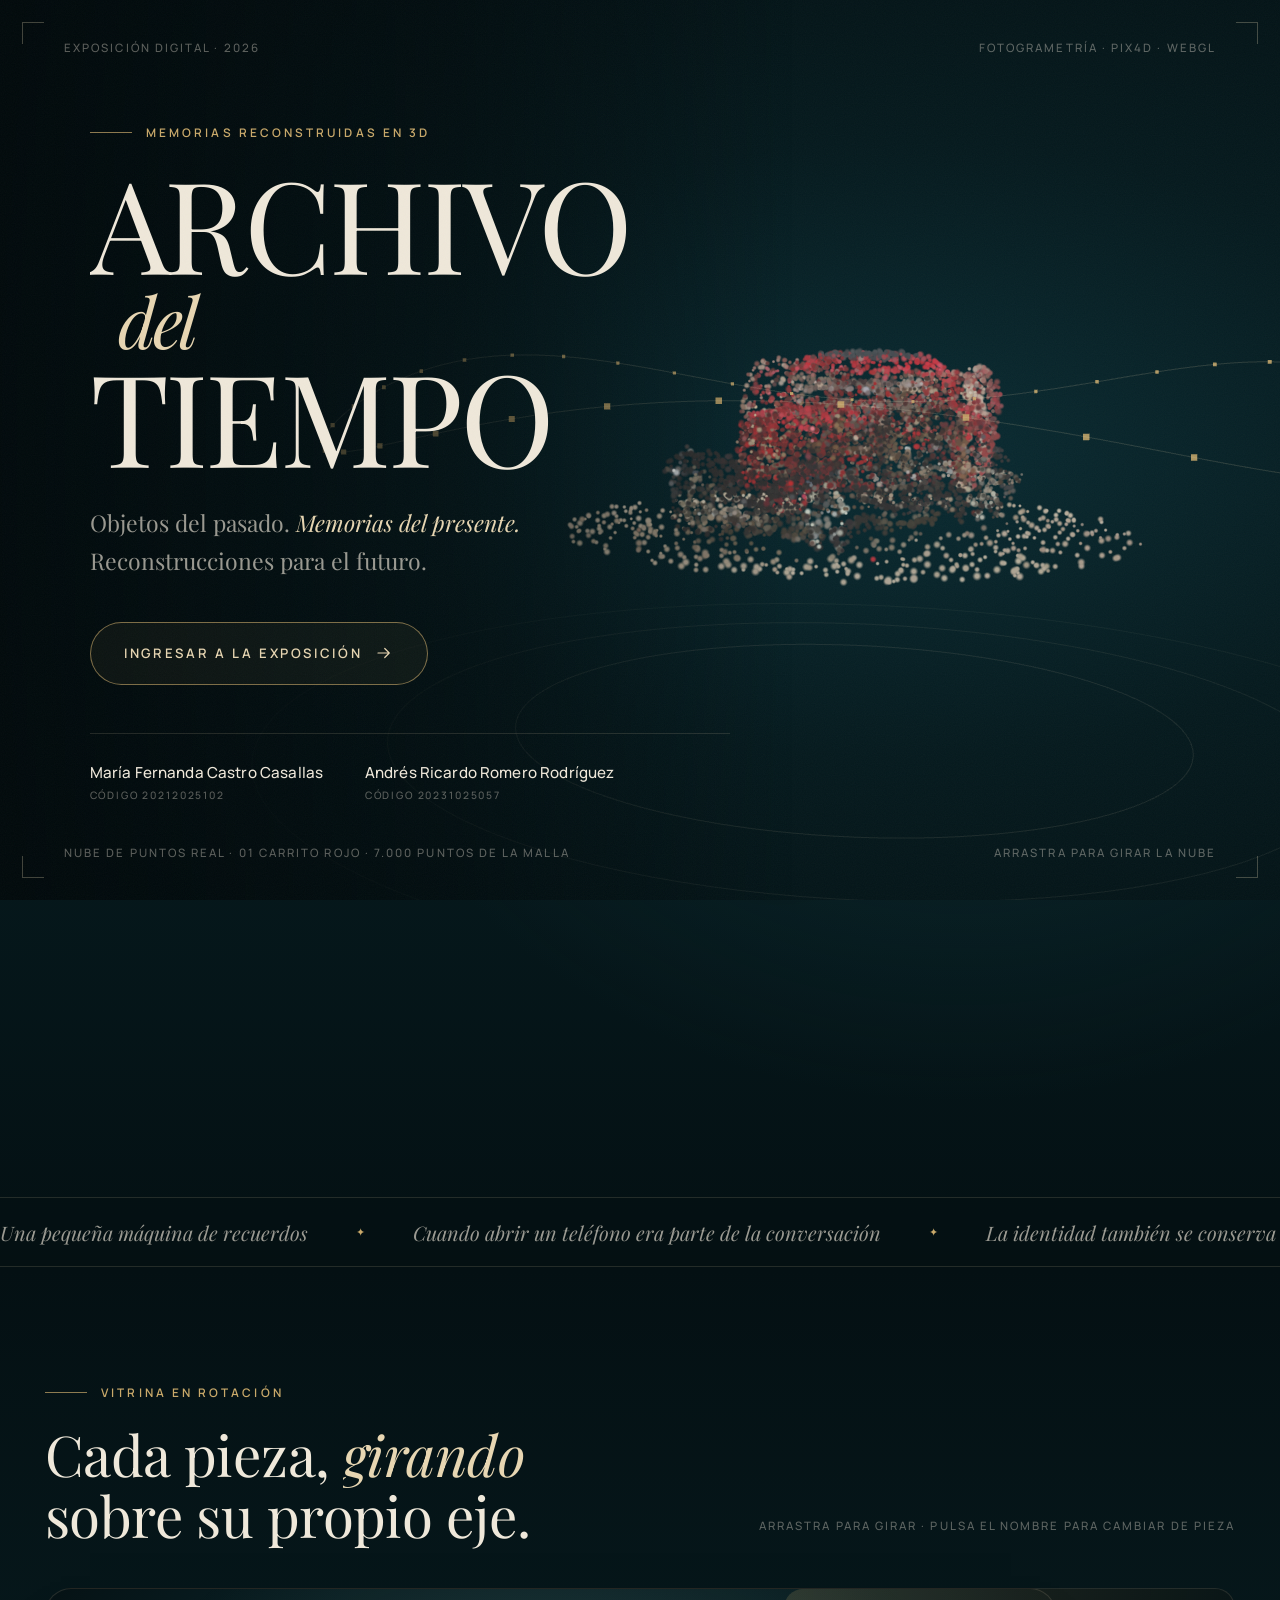
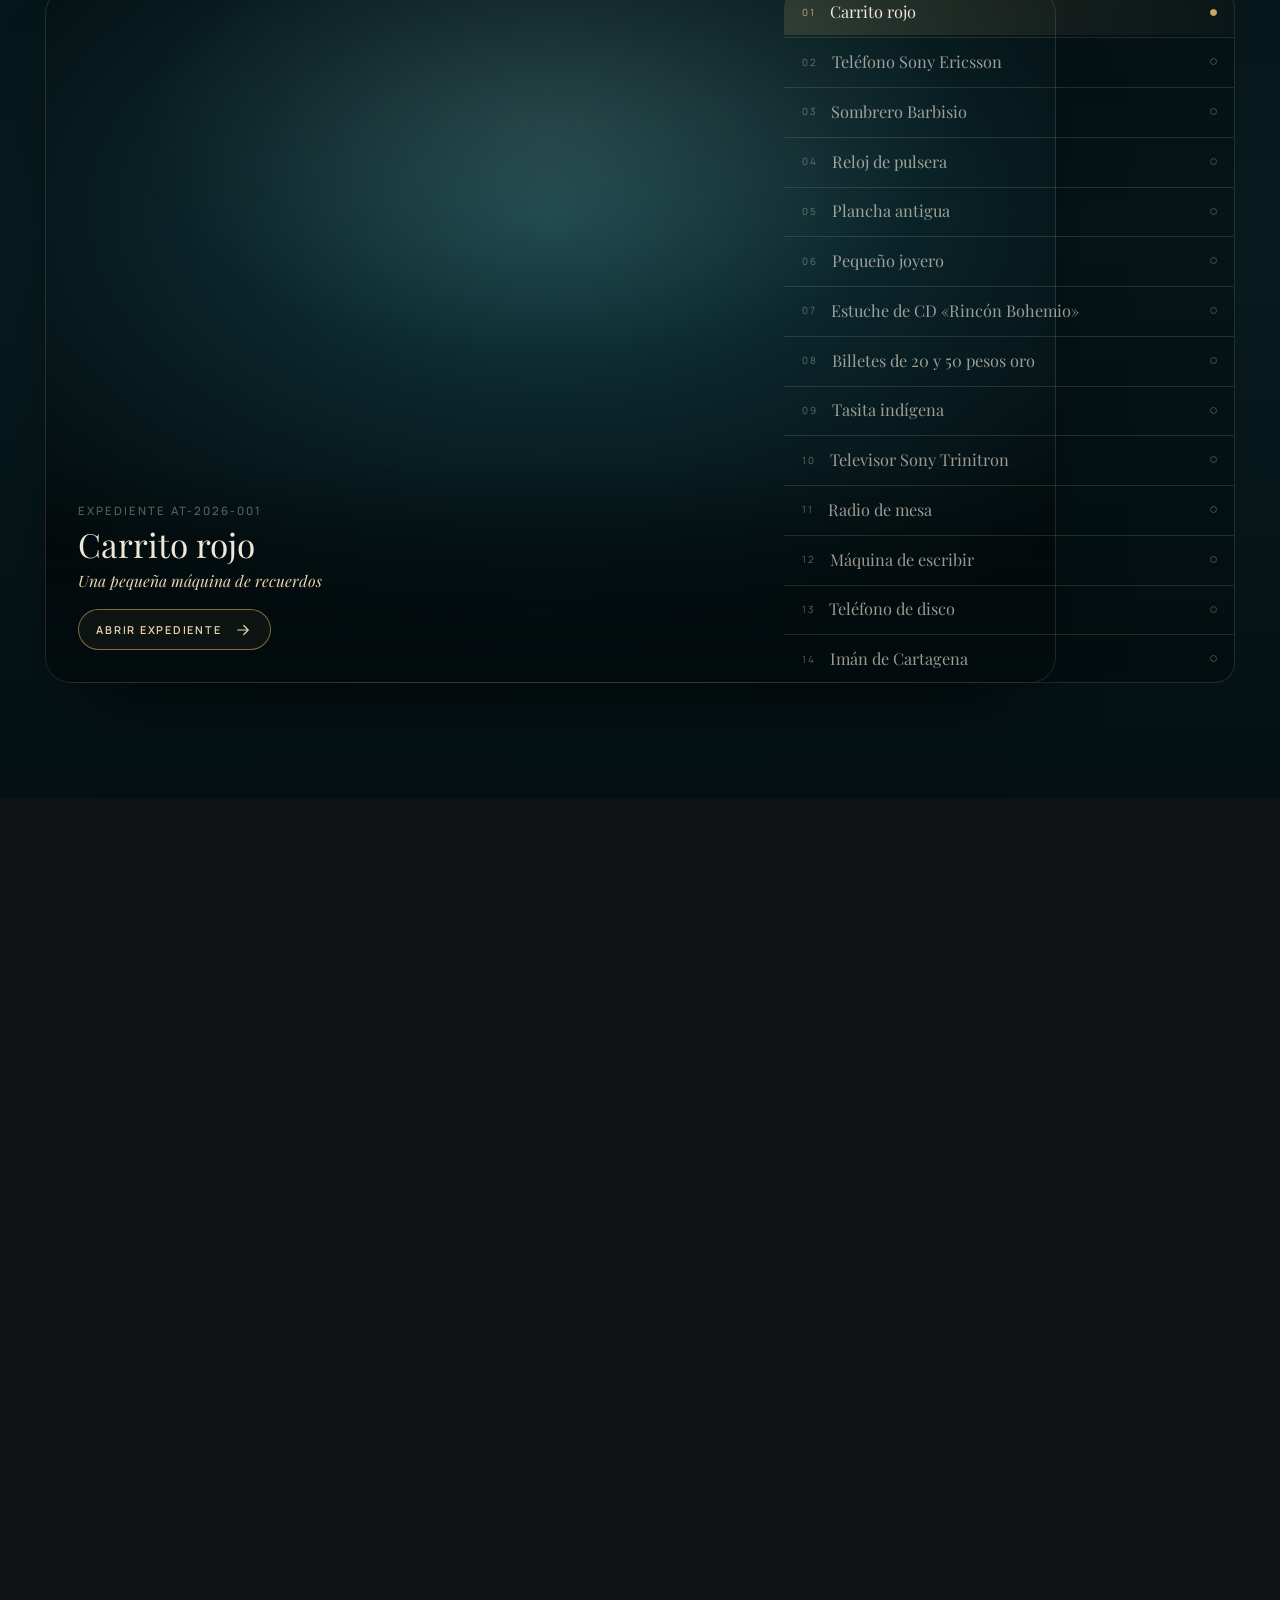
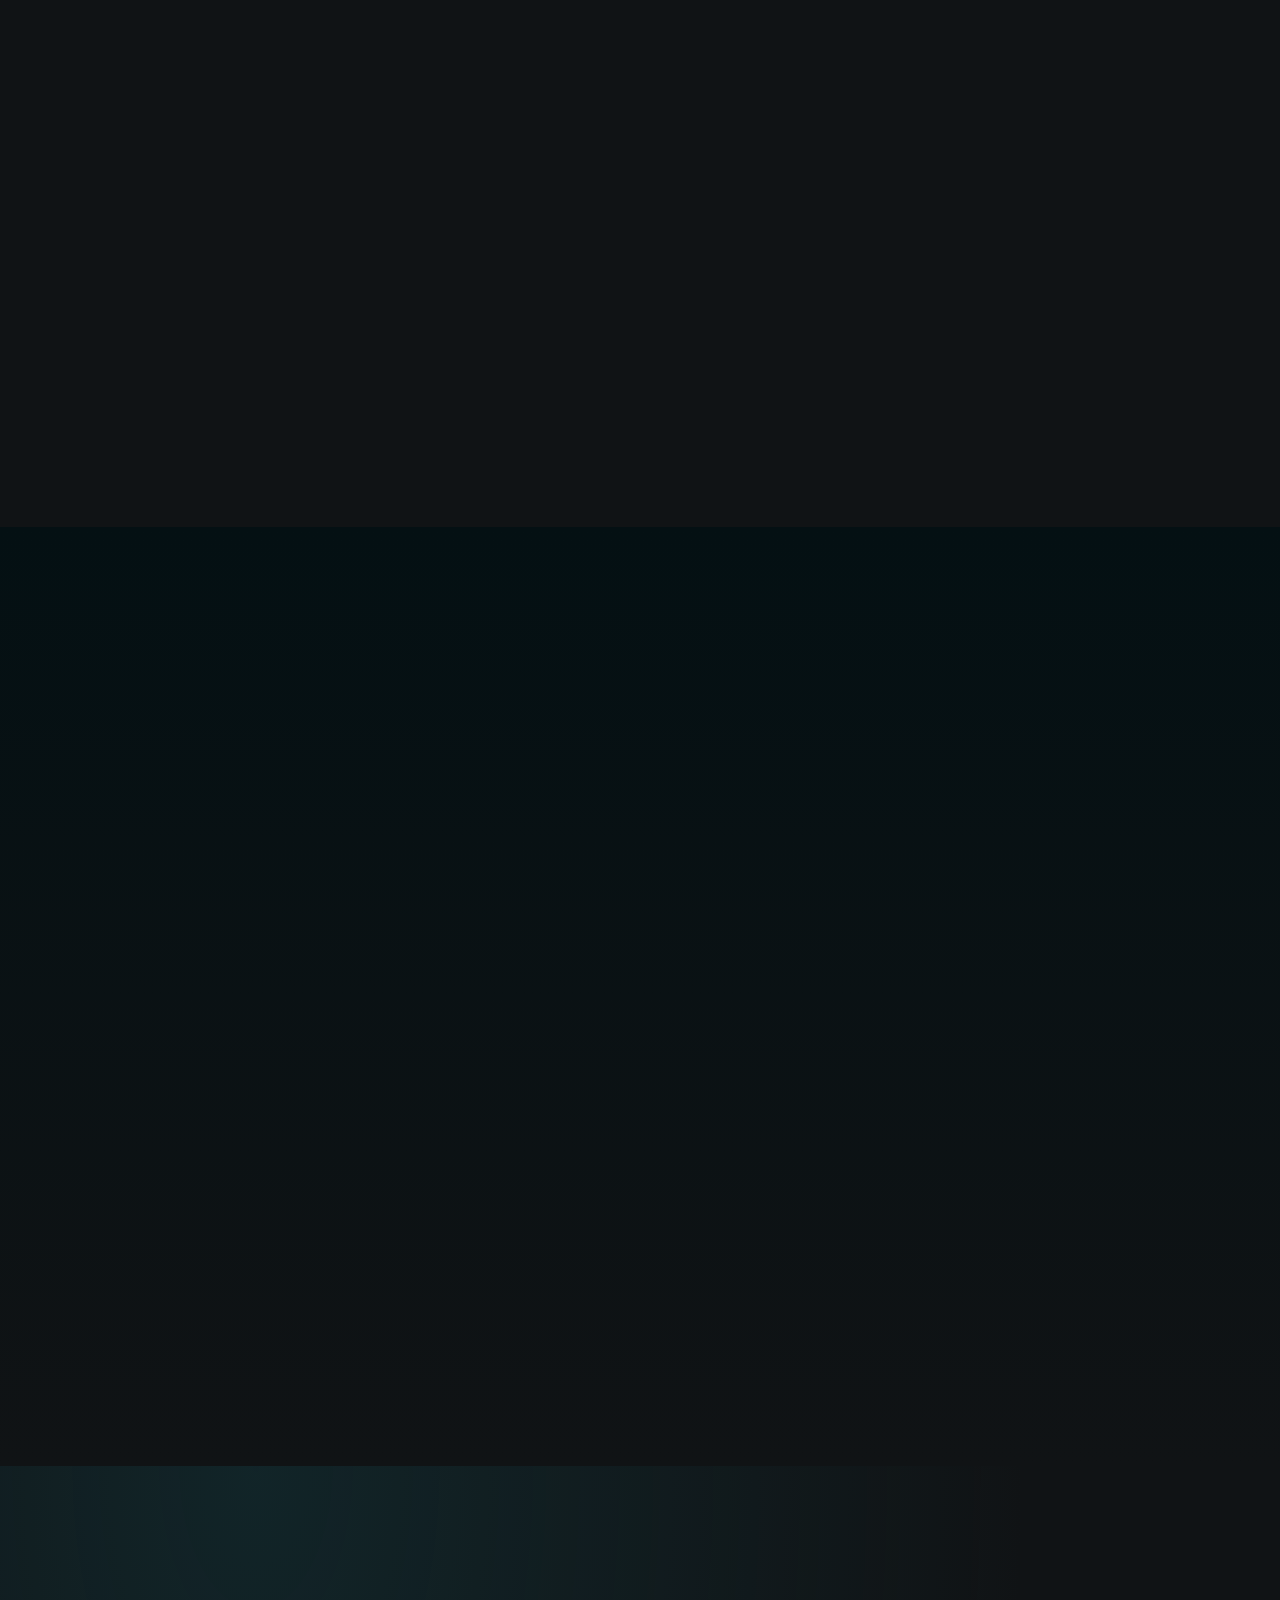
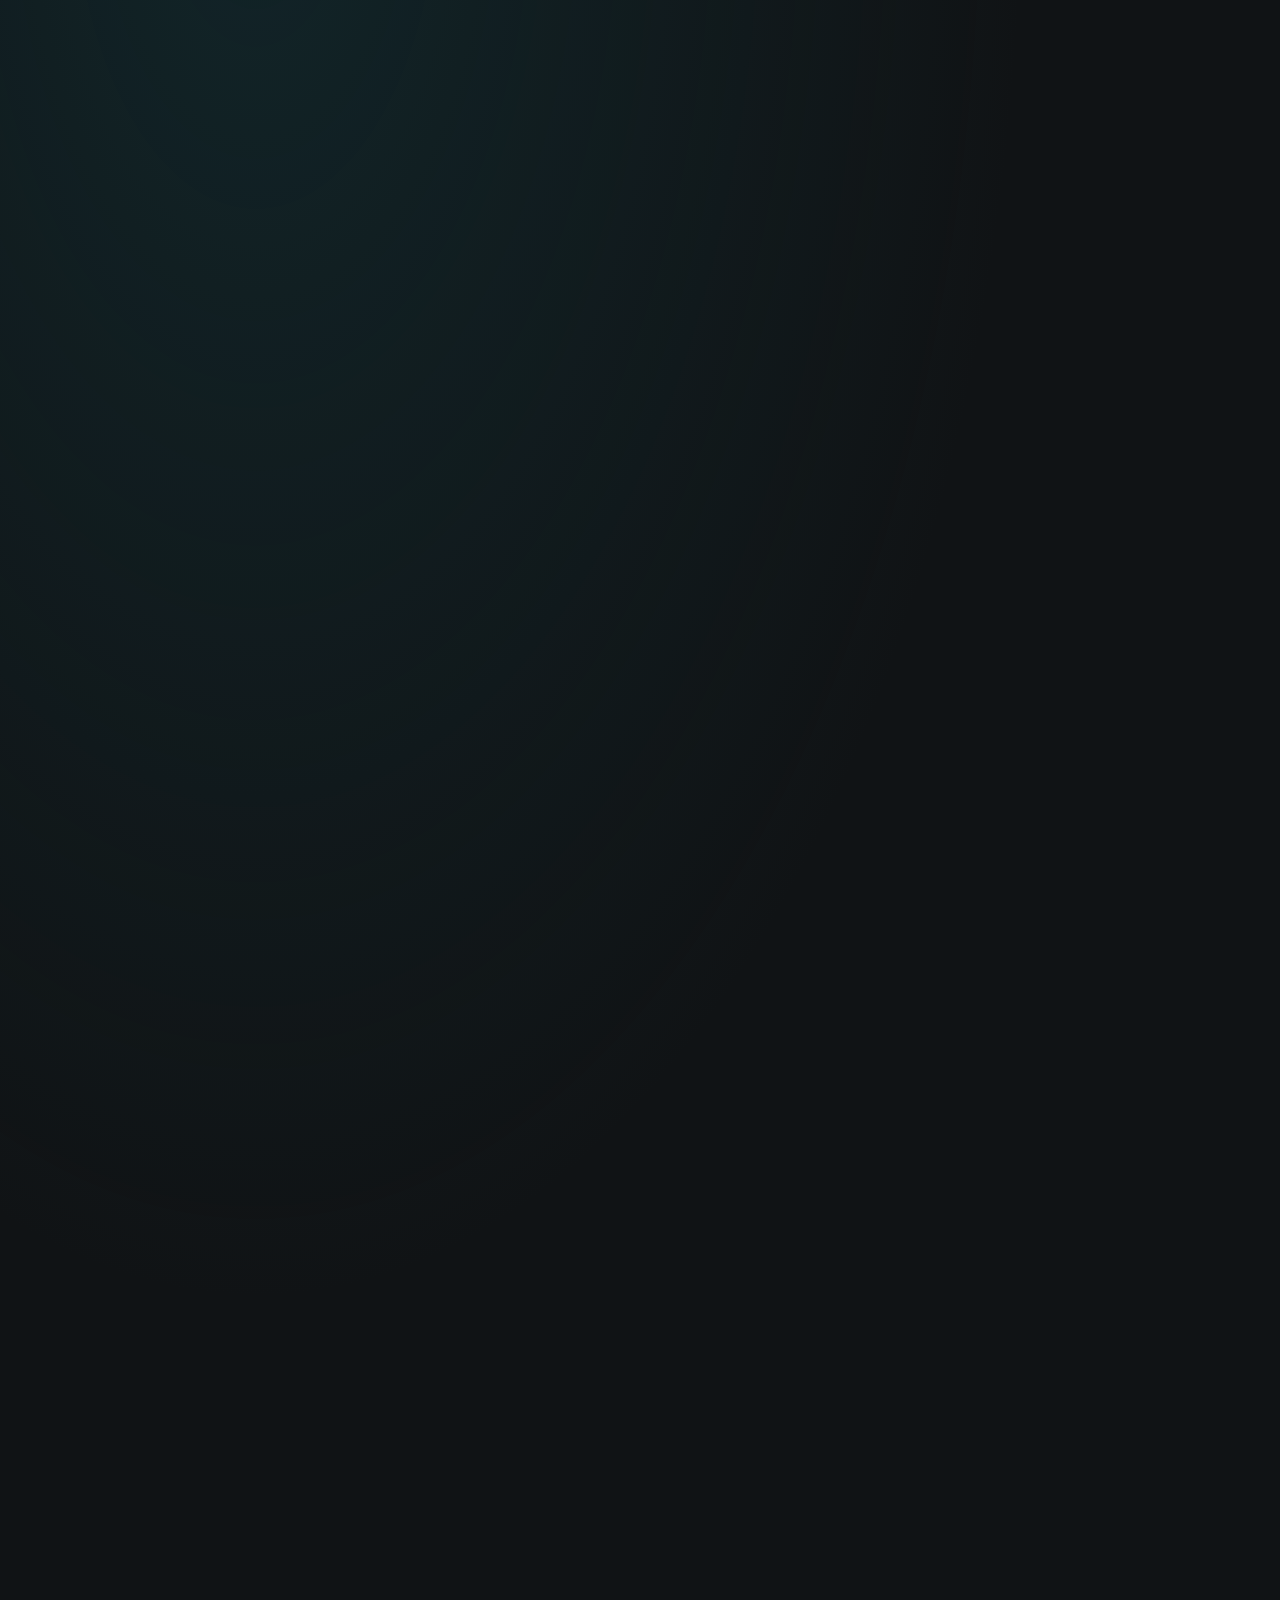
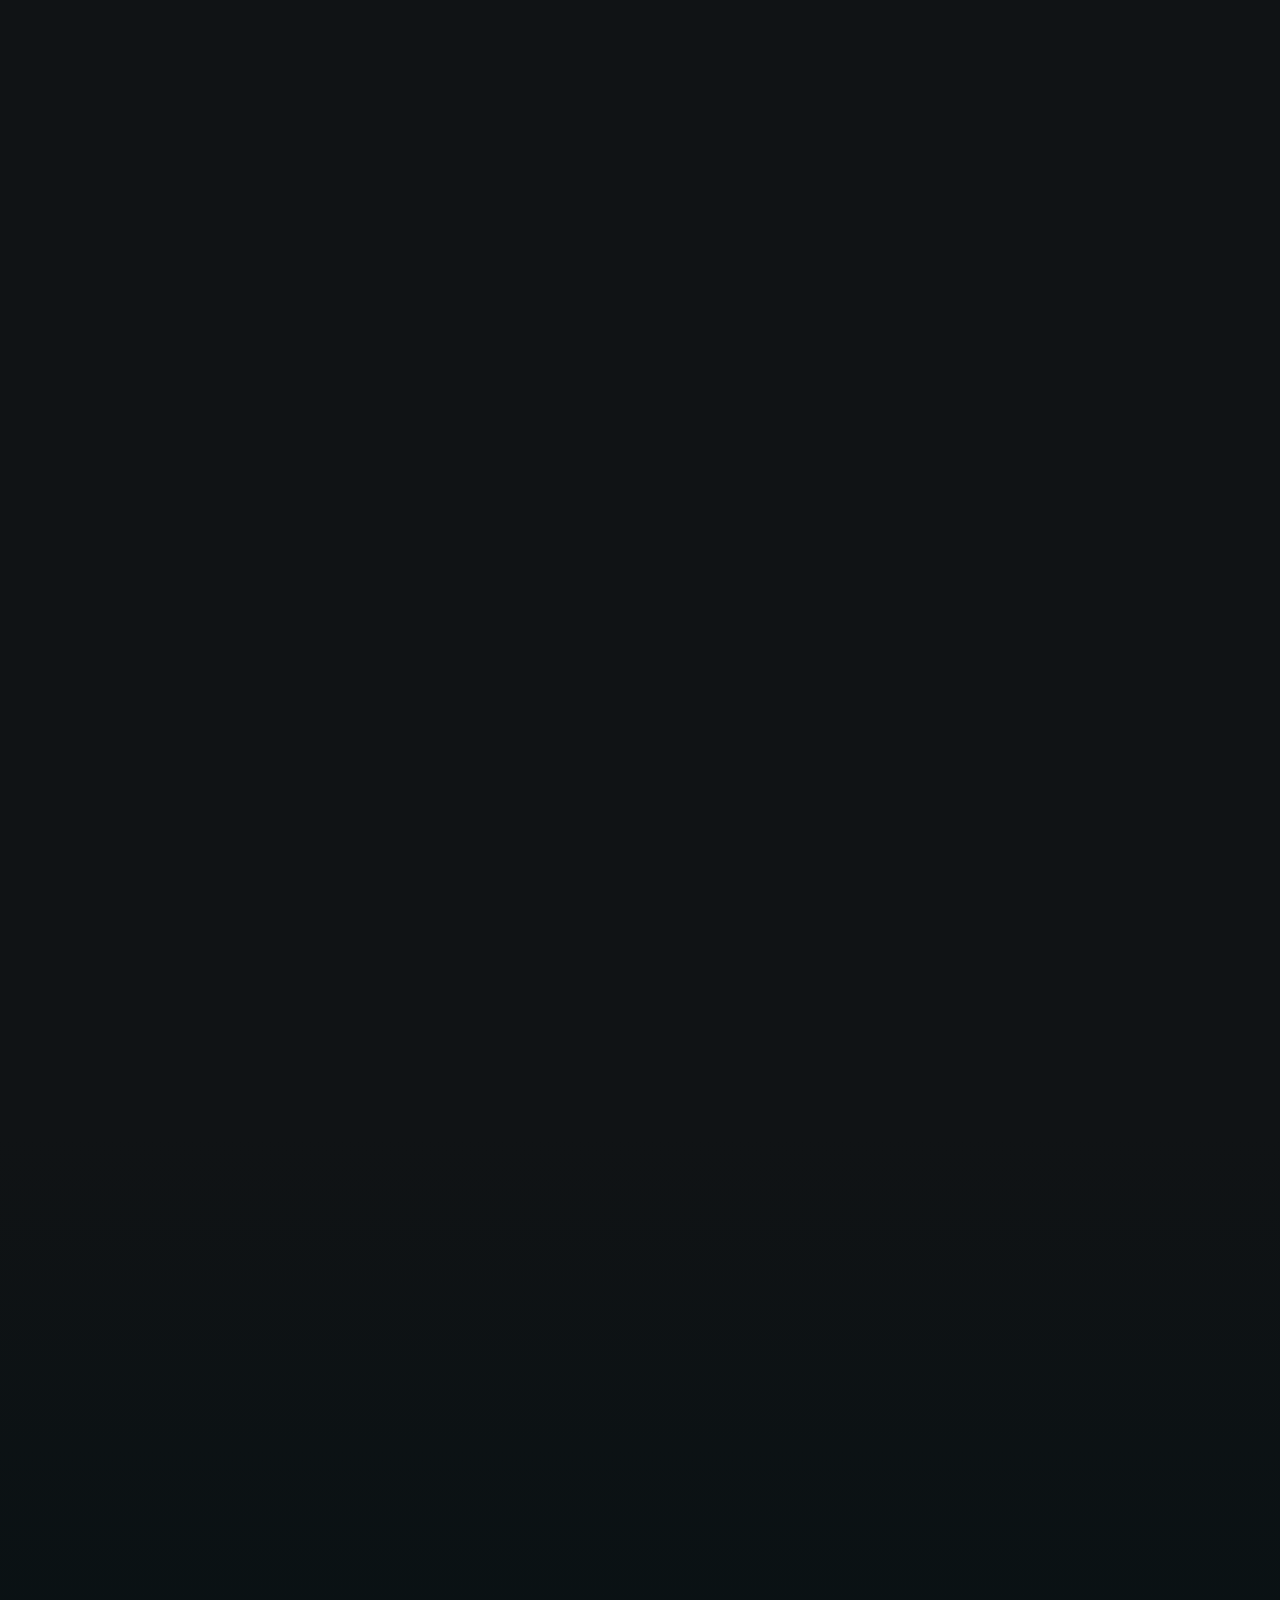
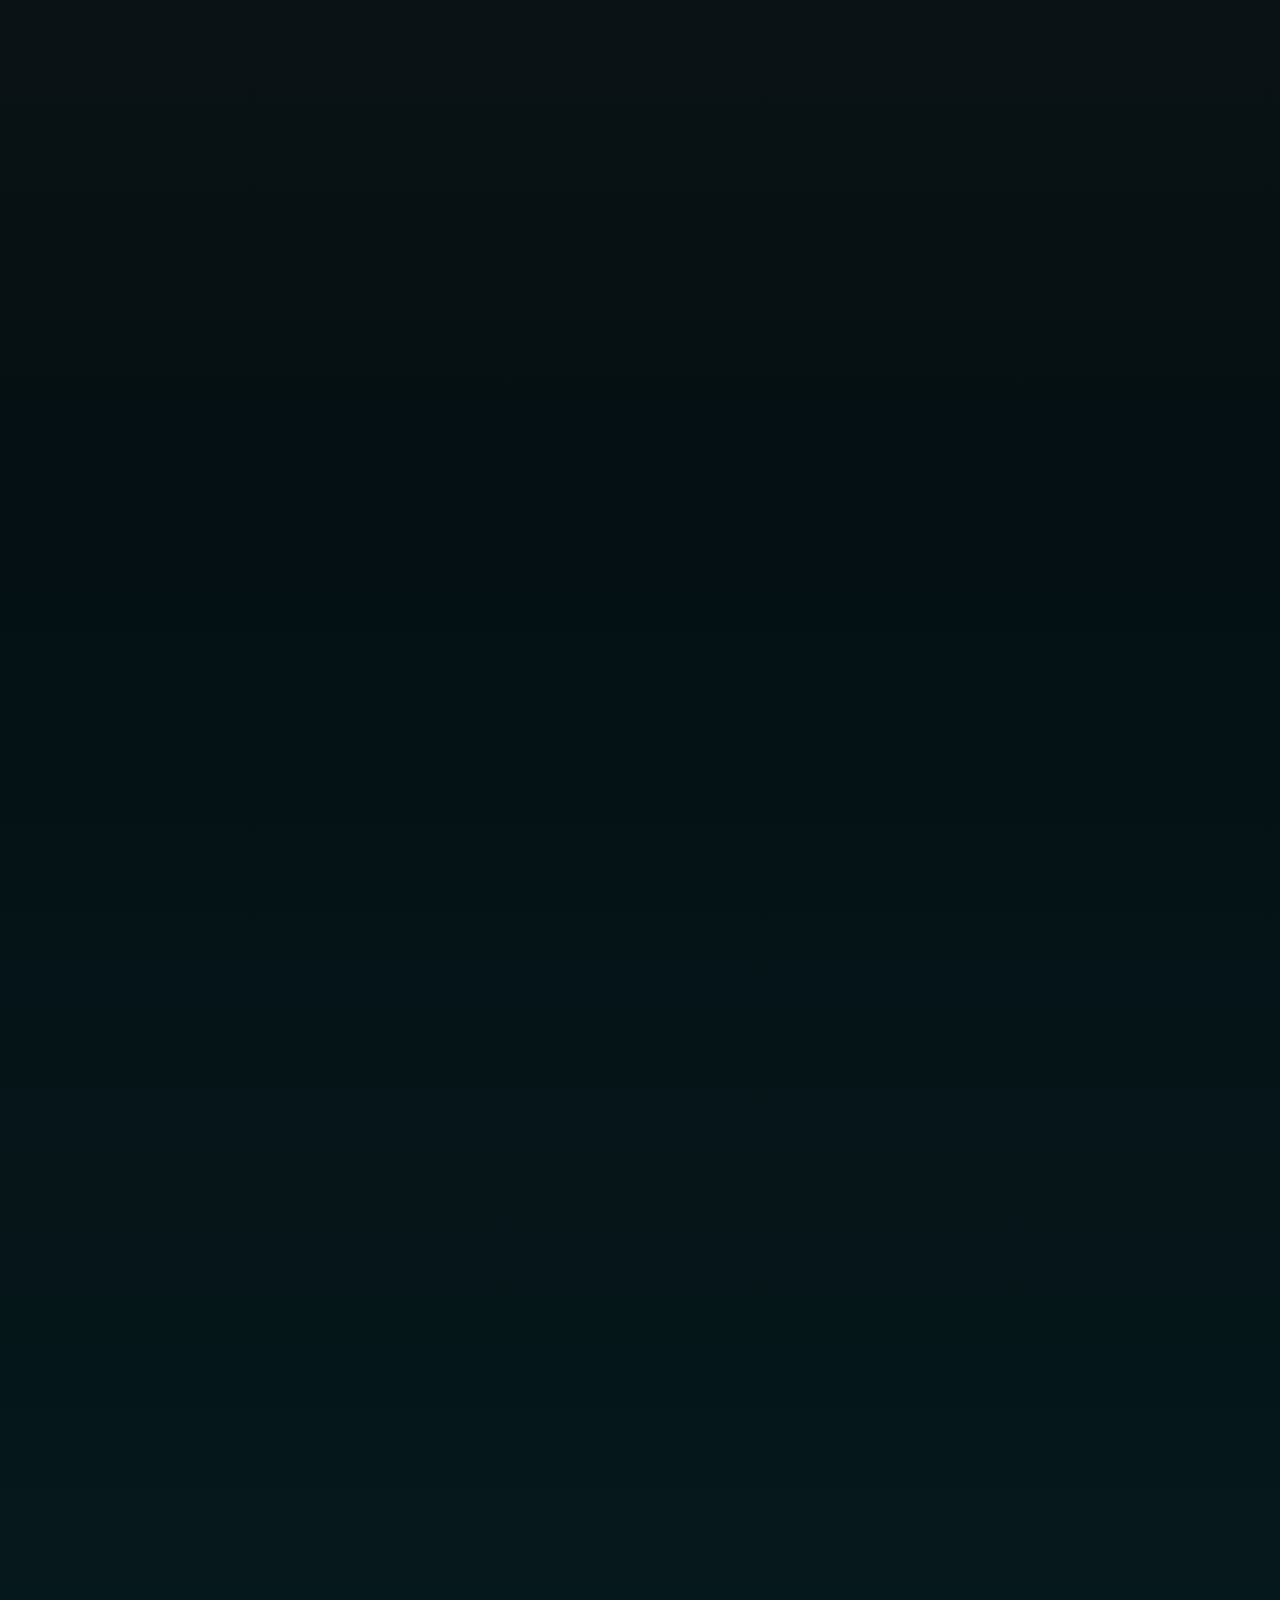
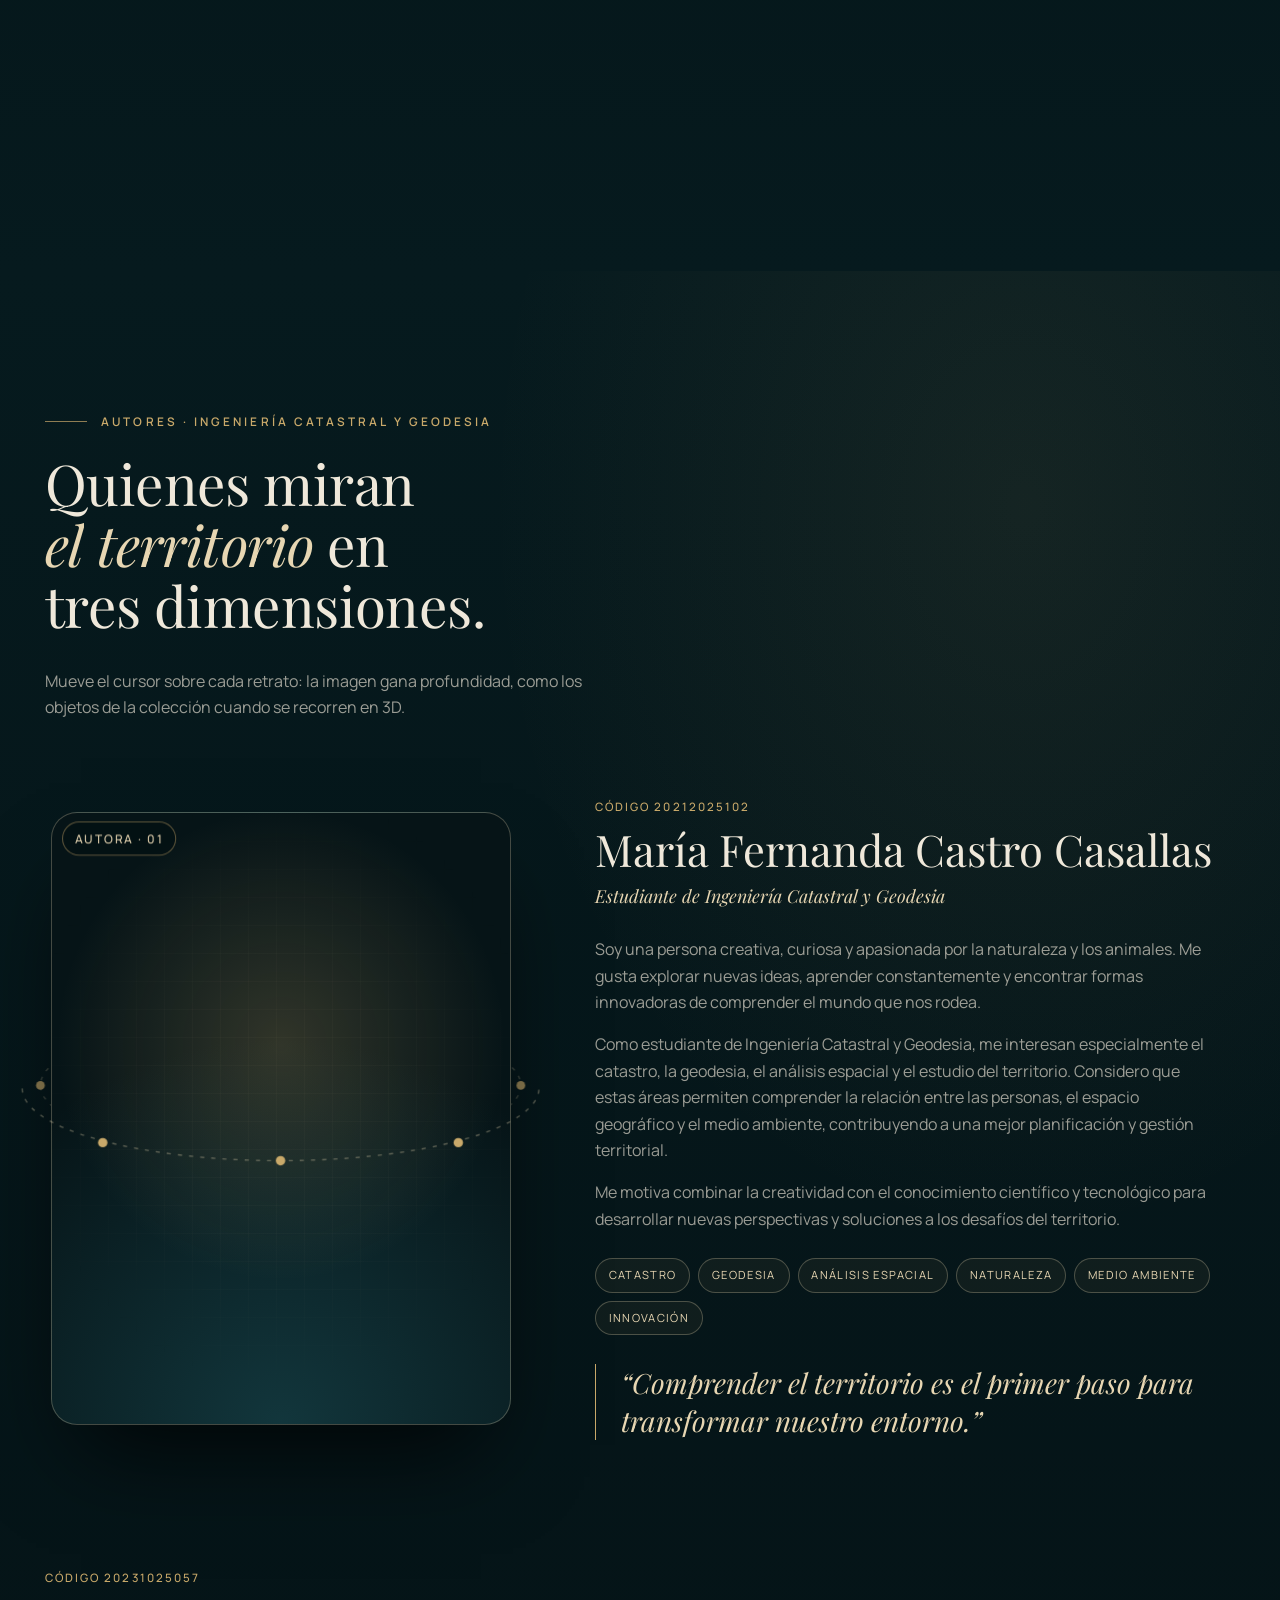
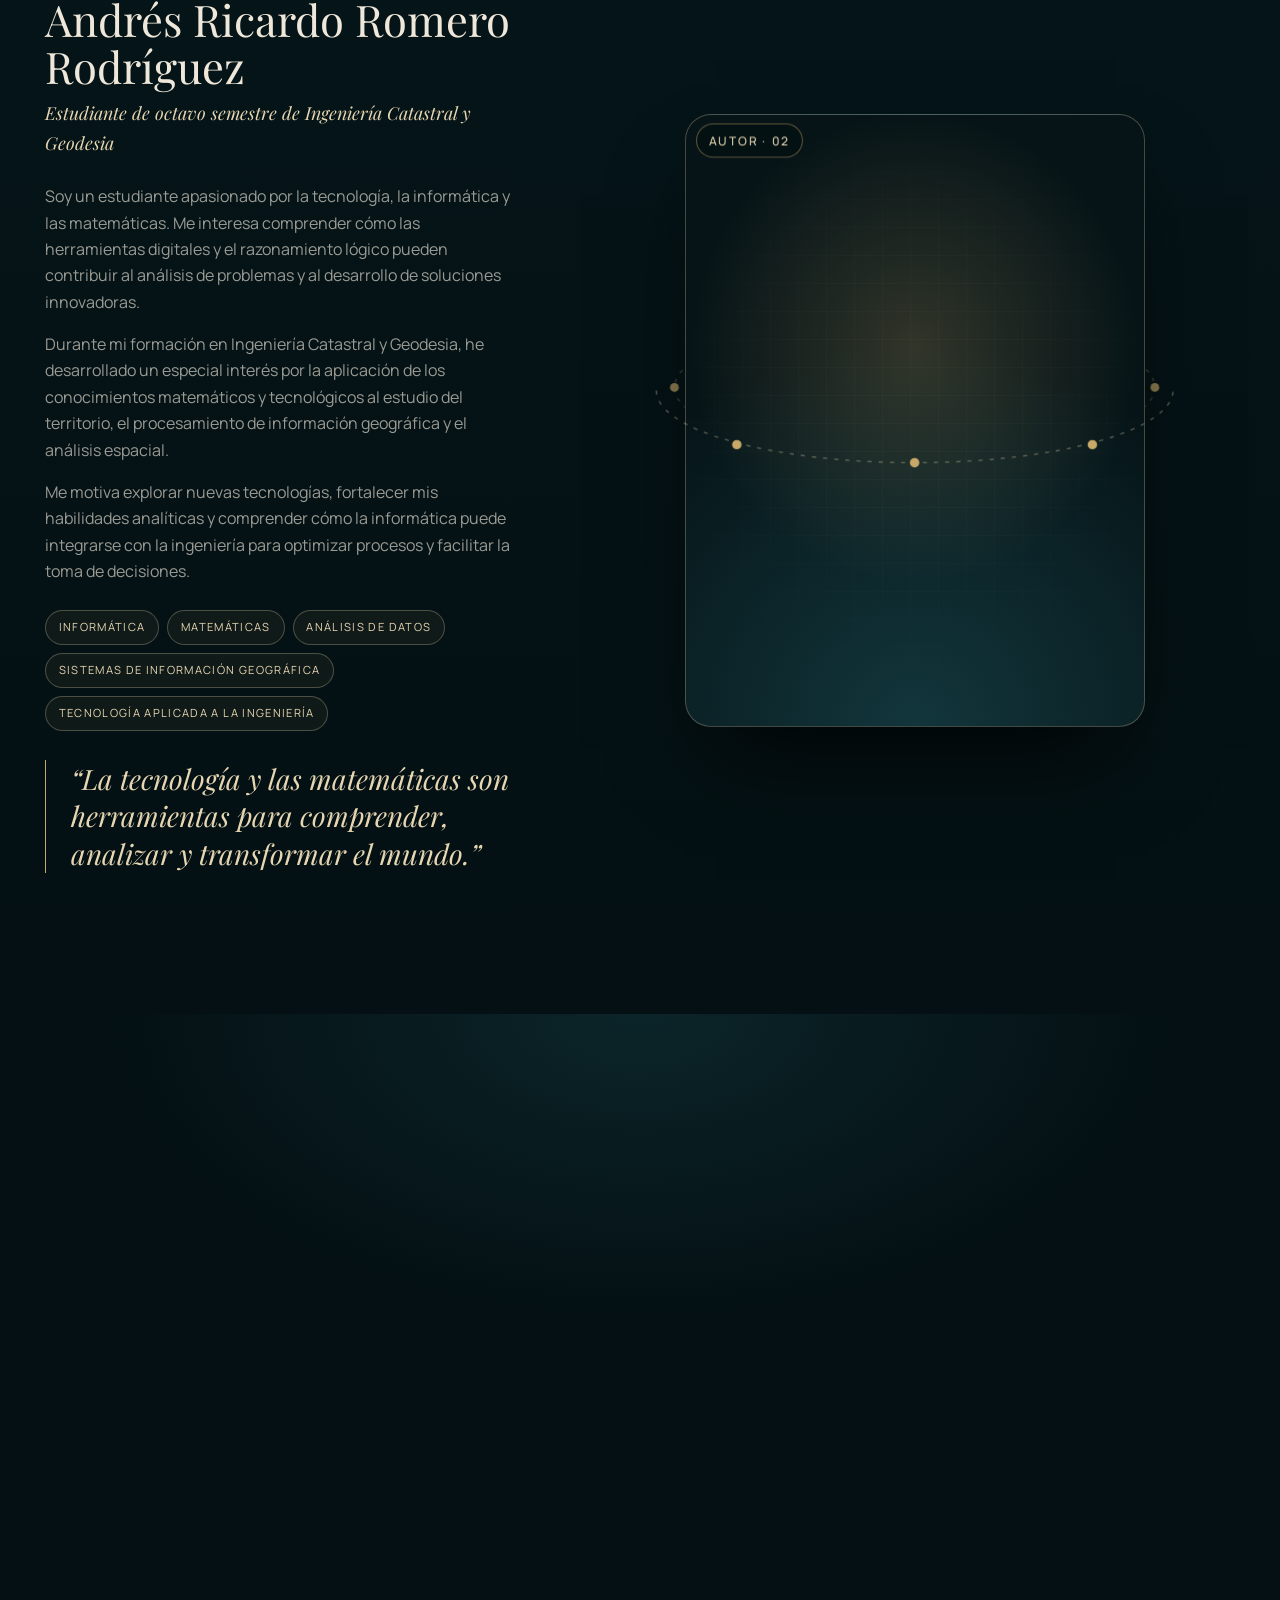
<file: index.html>
<!DOCTYPE html>
<html lang="es">
<head>
<meta charset="utf-8">
<meta name="viewport" content="width=device-width, initial-scale=1">
<title>Archivo del Tiempo — Memorias reconstruidas en 3D</title>
<meta name="description" content="Archivo del Tiempo: fotografía, memoria y reconstrucción fotogramétrica tridimensional. Exposición digital de objetos reconstruidos con Pix4D y explorables en 3D.">
<meta name="author" content="María Fernanda Castro Casallas, Andrés Ricardo Romero Rodríguez">
<meta name="theme-color" content="#061417">
<link rel="icon" href="data:image/svg+xml,%3Csvg xmlns='http://www.w3.org/2000/svg' viewBox='0 0 64 64'%3E%3Crect width='64' height='64' rx='14' fill='%23061417'/%3E%3Ccircle cx='32' cy='32' r='19' fill='none' stroke='%23c9a96a' stroke-width='2.5'/%3E%3Cpath d='M32 18v14l9 6' fill='none' stroke='%23e6d5b0' stroke-width='3' stroke-linecap='round'/%3E%3C/svg%3E">
<link rel="stylesheet" href="styles.css">
<!--IMPORTMAP-->
<script type="importmap">
{ "imports": {
  "three": "./assets/vendor/three/three.module.min.js",
  "three/addons/": "./assets/vendor/three/addons/"
} }
</script>
<!--/IMPORTMAP-->
</head>
<body class="is-locked">
<a class="skip" href="#coleccion">Saltar a la colección</a>

<!-- ============ PANTALLA DE BIENVENIDA ============ -->
<section id="intro" class="intro" aria-label="Bienvenida">
  <canvas id="intro-canvas" class="intro__canvas" aria-hidden="true"></canvas>
  <div class="intro__vignette" aria-hidden="true"></div>
  <div class="intro__frame" aria-hidden="true"><span></span><span></span><span></span><span></span></div>

  <header class="intro__top">
    <span class="mono">Exposición digital · 2026</span>
    <span class="mono intro__top-r">Fotogrametría · Pix4D · WebGL</span>
  </header>

  <div class="intro__content">
    <p class="eyebrow intro__eyebrow"><span class="line"></span> Memorias reconstruidas en 3D</p>
    <h1 class="intro__title">
      <span class="intro__word"><span>Archivo</span></span>
      <span class="intro__word intro__word--it"><span>del</span></span>
      <span class="intro__word"><span>Tiempo</span></span>
    </h1>
    <p class="intro__tagline">Objetos del pasado. <em>Memorias del presente.</em> Reconstrucciones para el futuro.</p>
    <button id="enter" class="btn btn--primary btn--xl" type="button">
      <span>Ingresar a la exposición</span>
      <svg viewBox="0 0 24 24" aria-hidden="true"><path d="M4 12h15m-6-6 6 6-6 6"/></svg>
    </button>
    <div class="intro__authors">
      <div><strong>María Fernanda Castro Casallas</strong><span class="mono">Código 20212025102</span></div>
      <div><strong>Andrés Ricardo Romero Rodríguez</strong><span class="mono">Código 20231025057</span></div>
    </div>
  </div>

  <footer class="intro__bottom">
    <span class="mono" id="intro-caption">Nube de puntos real · cargando…</span>
    <span class="mono intro__scroll">Arrastra para girar la nube</span>
  </footer>
</section>

<!-- ============ NAVEGACIÓN ============ -->
<div class="progress" aria-hidden="true"><span id="progress-bar"></span></div>
<header class="nav" id="nav">
  <a class="brand" href="#inicio" aria-label="Archivo del Tiempo, inicio">
    <svg class="brand__mark" viewBox="0 0 40 40" aria-hidden="true"><circle cx="20" cy="20" r="17"/><circle cx="20" cy="20" r="11" class="o"/><path d="M20 9v11l7 4"/></svg>
    <span>Archivo <em>del</em> Tiempo</span>
  </a>
  <nav class="nav__links" aria-label="Secciones">
    <a href="#coleccion">Colección</a>
    <a href="#proyecto">Proyecto</a>
    <a href="#metodologia">Metodología</a>
    <a href="#autores">Autores</a>
    <a href="#creditos">Créditos</a>
  </nav>
  <button class="nav__tour" type="button" data-tour aria-label="Iniciar recorrido guiado"><svg viewBox="0 0 24 24" aria-hidden="true"><path d="M8 5.5v13l10-6.5z"/></svg><span>Recorrido</span></button>
  <button class="nav__toggle" id="nav-toggle" aria-label="Abrir menú" aria-expanded="false"><span></span><span></span></button>
</header>
<ol class="dots" id="dots" aria-hidden="true"></ol>

<main id="main">
  <!-- ============ PORTADA ============ -->
  <section id="inicio" class="hero" data-section="Portada">
    <canvas class="hero__dust" id="dust" aria-hidden="true"></canvas>
    <div class="hero__light" aria-hidden="true"></div>
    <div class="hero__grid wrap">
      <div class="hero__text">
        <p class="eyebrow reveal"><span class="line"></span> Colección 2026 · Portafolio de fotografía en 3D</p>
        <h2 class="hero__title reveal">Catorce objetos.<br><em>Miles de fotografías.</em><br>Infinitas perspectivas.</h2>
        <p class="hero__lead reveal">Un juguete, dos teléfonos, un sombrero, un reloj, una plancha, un joyero, un estuche de discos, dos billetes, una tasita indígena, un televisor, una radio, una máquina de escribir y un recuerdo de Cartagena: piezas cotidianas convertidas en documentos tridimensionales a partir de miles de fotografías, para que su forma, su textura y sus huellas de uso puedan recorrerse desde cualquier ángulo.</p>
        <div class="hero__ctas reveal">
          <a class="btn btn--primary" href="#coleccion"><span>Explorar colección</span><svg viewBox="0 0 24 24" aria-hidden="true"><path d="M12 5v14m-6-6 6 6 6-6"/></svg></a>
          <a class="btn btn--ghost" href="#proyecto"><span>Conocer el proyecto</span></a>
          <button class="btn btn--ghost btn--tour" type="button" data-tour><svg viewBox="0 0 24 24" aria-hidden="true"><path d="M8 5.5v13l10-6.5z"/></svg><span>Recorrido guiado</span></button>
        </div>
        <dl class="stats reveal">
          <div><dt>Fotografías</dt><dd><span class="count" data-to="5712">0</span></dd></div>
          <div><dt>Modelos 3D</dt><dd><span class="count" data-to="14">0</span></dd></div>
          <div><dt>Con Pix4D</dt><dd><span class="count" data-to="10">0</span></dd></div>
        </dl>
      </div>
      <div class="hero__stage" id="hero-stage" aria-label="Composición de las nueve reconstrucciones"></div>
    </div>
    <div class="hero__marquee" aria-hidden="true"><div class="marquee__track" id="marquee"></div></div>
  </section>


  <!-- ============ VITRINA 3D ============ -->
  <section id="vitrina" class="vitrine" data-section="Vitrina">
    <div class="wrap">
      <div class="vitrine__head">
        <div>
          <p class="eyebrow reveal"><span class="line"></span> Vitrina en rotación</p>
          <h2 class="h2 reveal">Cada pieza, <em>girando</em> sobre su propio eje.</h2>
        </div>
        <p class="vitrine__note mono reveal">Arrastra para girar · pulsa el nombre para cambiar de pieza</p>
      </div>
      <div class="vitrine__grid reveal">
        <div class="vitrine__stage">
          <canvas id="showcase" aria-label="Pieza de la colección girando en 3D"></canvas>
          <span class="vitrine__load mono" id="sc-load">Cargando pieza…</span>
          <div class="vitrine__cap">
            <span class="mono" id="sc-exp"></span>
            <h3 id="sc-name"></h3>
            <p id="sc-expo"></p>
            <button class="btn btn--sm btn--primary" type="button" id="sc-open"><span>Abrir expediente</span><svg viewBox="0 0 24 24" aria-hidden="true"><path d="M5 12h14m-6-6 6 6-6 6"/></svg></button>
          </div>
        </div>
        <ol class="vitrine__list" id="sc-list"></ol>
      </div>
    </div>
  </section>

  <!-- ============ EL PRECIO DE LA HISTORIA ============ -->
  <section id="valor" class="value" data-section="El precio de la historia">
    <div class="value__bg" aria-hidden="true"></div>
    <div class="wrap">
      <p class="eyebrow reveal"><span class="line"></span> El precio de la historia</p>
      <div class="value__lines">
        <p class="reveal">Un billete de cincuenta pesos oro ya no compra nada.</p>
        <p class="reveal">Una plancha de hierro ya no plancha.</p>
        <p class="reveal">Un teléfono que se abría ya no llama.</p>
        <p class="reveal">Un televisor de tubo ya no sintoniza ningún canal.</p>
        <p class="reveal">Una máquina de escribir ya no escribe cartas.</p>
        <p class="value__turn reveal">En el mercado no valen casi nada.<br><em>En la memoria, valen todo lo que guardan.</em></p>
      </div>
      <dl class="value__figs reveal">
        <div><dt>Piezas documentadas</dt><dd><span class="count" data-to="14">0</span></dd></div>
        <div><dt>Fotografías capturadas</dt><dd><span class="count" data-to="5712">0</span></dd></div>
        <div><dt>Triángulos en los modelos</dt><dd><span class="count" data-to="8407752">0</span></dd></div>
      </dl>
      <p class="value__foot reveal">Fotografiar, medir y reconstruir no aumenta el precio de un objeto: aumenta la posibilidad de que siga existiendo cuando el objeto ya no esté.</p>
    </div>
  </section>

  <!-- ============ PROYECTO ============ -->
  <section id="proyecto" class="project" data-section="Proyecto">
    <div class="wrap project__grid">
      <div>
        <p class="eyebrow reveal"><span class="line"></span> El proyecto</p>
        <h2 class="h2 reveal">Fotografía, memoria y reconstrucción <em>fotogramétrica</em> tridimensional.</h2>
      </div>
      <div class="project__body">
        <p class="reveal">Los objetos guardan el tiempo de quienes los usaron: el desgaste de una correa, el brillo perdido de un metal, el fieltro que conserva la forma de una cabeza. <strong>Archivo del Tiempo</strong> registra esas huellas mediante fotogrametría digital, la técnica que reconstruye la geometría de un objeto a partir de fotografías tomadas desde múltiples perspectivas.</p>
        <p class="reveal">Cada pieza fue fotografiada cientos de veces y procesada con <strong>Pix4D</strong> para obtener una malla tridimensional texturizada. El resultado no es una ilustración ni una animación: es la geometría reconstruida del objeto real, que puede examinarse en el navegador con rotación libre, acercamiento e iluminación configurable.</p>
        <blockquote class="quote reveal">“Conservar un objeto también es conservar la manera en que fue mirado.”</blockquote>
        <ul class="pillars reveal">
          <li><span class="mono">01</span><strong>Museo</strong><span>Curaduría y lectura cultural de cada pieza.</span></li>
          <li><span class="mono">02</span><strong>Ingeniería</strong><span>Captura, georreferenciación y reconstrucción.</span></li>
          <li><span class="mono">03</span><strong>Experiencia</strong><span>Visualización 3D interactiva en la web.</span></li>
        </ul>
      </div>
    </div>
  </section>

  <!-- ============ GALERÍA ============ -->
  <section id="coleccion" class="gallery" data-section="Colección">
    <div class="wrap">
      <div class="gallery__head">
        <div>
          <p class="eyebrow reveal"><span class="line"></span> La colección</p>
          <h2 class="h2 reveal">Catorce piezas. <em>Catorce memorias</em> en tres dimensiones.</h2>
        </div>
        <div class="filters reveal" role="tablist" aria-label="Filtrar colección">
          <button role="tab" class="filter is-active" data-filter="todos" aria-selected="true">Todos <span>14</span></button>
          <button role="tab" class="filter" data-filter="pix4d" aria-selected="false">Fotogrametría Pix4D <span>10</span></button>
          <button role="tab" class="filter" data-filter="estudio" aria-selected="false">Modelos de estudio <span>4</span></button>
          <span class="filter__ink" aria-hidden="true"></span>
        </div>
      </div>
      <div class="cards" id="cards"></div>
    </div>
  </section>

  <!-- ============ METODOLOGÍA ============ -->
  <section id="metodologia" class="method" data-section="Metodología">
    <div class="wrap">
      <p class="eyebrow reveal"><span class="line"></span> Metodología fotogramétrica</p>
      <h2 class="h2 reveal">Del obturador al visor: <em>cuatro etapas</em> para reconstruir un objeto.</h2>
      <div class="method__grid">
        <div class="method__stage reveal" aria-hidden="true">
          <div class="diagram" id="diagram">
            <!-- 01 Captura -->
            <svg class="dg is-active" data-step="0" viewBox="0 0 400 400">
              <ellipse cx="200" cy="215" rx="150" ry="58" class="dg-orbit"/>
              <g class="dg-rays">
                <line x1="200" y1="200" x2="50" y2="215"/><line x1="200" y1="200" x2="94" y2="174"/><line x1="200" y1="200" x2="200" y2="157"/>
                <line x1="200" y1="200" x2="306" y2="174"/><line x1="200" y1="200" x2="350" y2="215"/><line x1="200" y1="200" x2="306" y2="256"/>
                <line x1="200" y1="200" x2="200" y2="273"/><line x1="200" y1="200" x2="94" y2="256"/>
              </g>
              <path class="dg-obj" d="M160 230 q0-60 40-60 q40 0 40 60 z"/>
              <g class="dg-cams">
                <g transform="translate(50 215)"><rect x="-10" y="-7" width="20" height="14" rx="3"/><circle r="4"/></g>
                <g transform="translate(94 174)"><rect x="-10" y="-7" width="20" height="14" rx="3"/><circle r="4"/></g>
                <g transform="translate(200 157)"><rect x="-10" y="-7" width="20" height="14" rx="3"/><circle r="4"/></g>
                <g transform="translate(306 174)"><rect x="-10" y="-7" width="20" height="14" rx="3"/><circle r="4"/></g>
                <g transform="translate(350 215)"><rect x="-10" y="-7" width="20" height="14" rx="3"/><circle r="4"/></g>
                <g transform="translate(306 256)"><rect x="-10" y="-7" width="20" height="14" rx="3"/><circle r="4"/></g>
                <g transform="translate(200 273)"><rect x="-10" y="-7" width="20" height="14" rx="3"/><circle r="4"/></g>
                <g transform="translate(94 256)"><rect x="-10" y="-7" width="20" height="14" rx="3"/><circle r="4"/></g>
              </g>
              <text x="200" y="345" class="dg-label">solapamiento entre perspectivas</text>
            </svg>
            <!-- 02 Georreferenciación -->
            <svg class="dg" data-step="1" viewBox="0 0 400 400">
              <ellipse cx="200" cy="190" rx="130" ry="122" class="dg-globe"/>
              <ellipse cx="200" cy="190" rx="130" ry="30" class="dg-lat"/>
              <ellipse cx="200" cy="140" rx="104" ry="22" class="dg-lat"/>
              <ellipse cx="200" cy="240" rx="104" ry="22" class="dg-lat"/>
              <ellipse cx="200" cy="190" rx="60" ry="122" class="dg-lat"/>
              <ellipse cx="200" cy="190" rx="20" ry="122" class="dg-lat"/>
              <line x1="200" y1="190" x2="268" y2="108" class="dg-vec"/>
              <line x1="268" y1="108" x2="292" y2="80" class="dg-h"/>
              <circle cx="268" cy="108" r="5" class="dg-pt"/>
              <circle cx="292" cy="80" r="4" class="dg-pt2"/>
              <text x="300" y="74" class="dg-small">h</text>
              <text x="200" y="352" class="dg-label">WGS 84 · altura elipsoidal</text>
            </svg>
            <!-- 03 Reconstrucción -->
            <svg class="dg" data-step="2" viewBox="0 0 400 400">
              <g class="dg-mesh">
                <path d="M120 270 L160 170 L200 130 L240 170 L280 270 Z"/>
                <path d="M160 170 L200 210 L240 170 M200 130 L200 210 M120 270 L200 210 L280 270 M160 170 L150 230 L200 210 M240 170 L250 230 L200 210 M120 270 L150 230 M280 270 L250 230 M150 230 L200 270 L250 230 M120 270 L200 270 L280 270 M200 210 L200 270"/>
              </g>
              <g class="dg-pts">
                <circle cx="120" cy="270" r="3.5"/><circle cx="160" cy="170" r="3.5"/><circle cx="200" cy="130" r="3.5"/><circle cx="240" cy="170" r="3.5"/>
                <circle cx="280" cy="270" r="3.5"/><circle cx="200" cy="210" r="3.5"/><circle cx="150" cy="230" r="3.5"/><circle cx="250" cy="230" r="3.5"/><circle cx="200" cy="270" r="3.5"/>
              </g>
              <text x="200" y="345" class="dg-label">nube densa → malla → textura</text>
            </svg>
            <!-- 04 Visualización -->
            <svg class="dg" data-step="3" viewBox="0 0 400 400">
              <rect x="70" y="90" width="260" height="200" rx="12" class="dg-win"/>
              <line x1="70" y1="118" x2="330" y2="118" class="dg-win"/>
              <circle cx="88" cy="104" r="4" class="dg-pt2"/><circle cx="102" cy="104" r="4" class="dg-pt2"/><circle cx="116" cy="104" r="4" class="dg-pt2"/>
              <g class="dg-cube"><path d="M200 150 L240 172 L240 218 L200 240 L160 218 L160 172 Z M160 172 L200 194 L240 172 M200 194 L200 240"/></g>
              <path d="M150 262 q50 16 100 0" class="dg-orbit2"/>
              <text x="200" y="345" class="dg-label">GLB · Three.js · WebGL</text>
            </svg>
          </div>
        </div>
        <ol class="steps" id="steps">
          <li class="step is-active reveal" data-step="0" tabindex="0">
            <span class="step__n mono">01</span>
            <div><h3>Captura fotográfica</h3><p>Obtención de fotografías desde diferentes perspectivas, procurando suficiente solapamiento entre imágenes para que cada punto del objeto aparezca en varias tomas.</p></div>
          </li>
          <li class="step reveal" data-step="1" tabindex="0">
            <span class="step__n mono">02</span>
            <div><h3>Georreferenciación</h3><p>Registro de información espacial mediante el sistema WGS 84 y alturas elipsoidales, cuando está disponible en los metadatos de captura.</p></div>
          </li>
          <li class="step reveal" data-step="2" tabindex="0">
            <span class="step__n mono">03</span>
            <div><h3>Reconstrucción tridimensional</h3><p>Procesamiento de las fotografías mediante Pix4D para generar la geometría del objeto y sus texturas a partir de la correspondencia entre imágenes.</p></div>
          </li>
          <li class="step reveal" data-step="3" tabindex="0">
            <span class="step__n mono">04</span>
            <div><h3>Visualización digital</h3><p>Publicación del modelo tridimensional en un visor web para su exploración y documentación desde cualquier dispositivo.</p></div>
          </li>
        </ol>
      </div>

      <div class="pipeline reveal" aria-label="Flujo de archivos">
        <p class="mono pipeline__t">Flujo de archivos de este portafolio</p>
        <ol>
          <li><strong>Fotografías</strong><span>372 – 712 por objeto</span></li>
          <li><strong>Pix4D</strong><span>malla simplificada</span></li>
          <li><strong>OBJ · MTL · FBX</strong><span>≈ 1 000 000 caras · textura 8192 px</span></li>
          <li><strong>Orientación y base</strong><span>plano de apoyo, centrado y base circular</span></li>
          <li><strong>GLB mejorado 8K</strong><span>base rellenada · textura 8192 px realzada</span></li>
          <li><strong>Visor web</strong><span>Three.js · WebGL</span></li>
        </ol>
      </div>

      <div class="registry reveal">
        <p class="mono pipeline__t">Registro fotográfico por expediente</p>
        <div id="registry"></div>
      </div>
    </div>
  </section>

  <!-- ============ AUTORES: BIOGRAFÍAS ============ -->
  <section id="autores" class="bios" data-section="Autores">
    <div class="wrap">
      <div class="bios__head">
        <p class="eyebrow reveal"><span class="line"></span> Autores · Ingeniería Catastral y Geodesia</p>
        <h2 class="h2 reveal">Quienes miran <em>el territorio</em> en tres dimensiones.</h2>
        <p class="bios__lead reveal">Mueve el cursor sobre cada retrato: la imagen gana profundidad, como los objetos de la colección cuando se recorren en 3D.</p>
      </div>

      <article class="bio reveal" data-bio="maria">
        <div class="bio__stage" data-depth-stage>
          <div class="bio__card">
            <div class="bio__back" aria-hidden="true"></div>
            <svg class="bio__orbit bio__orbit--back" viewBox="0 0 400 140" aria-hidden="true"><ellipse cx="200" cy="70" rx="186" ry="52"/><g class="cams"><circle cx="14" cy="70" r="3.4"/><circle cx="72" cy="31" r="3.4"/><circle cx="200" cy="18" r="3.4"/><circle cx="328" cy="31" r="3.4"/><circle cx="386" cy="70" r="3.4"/></g></svg>
            <canvas class="bio__canvas" data-img="assets/images/autores/maria.webp" data-depth="assets/images/autores/maria-profundidad.png" aria-hidden="true"></canvas>
            <img class="bio__img" src="assets/images/autores/maria.webp" alt="Retrato de María Fernanda Castro Casallas" loading="lazy" decoding="async" width="720" height="960">
            <svg class="bio__orbit bio__orbit--front" viewBox="0 0 400 140" aria-hidden="true"><path d="M14 70 A186 52 0 0 0 386 70"/><g class="cams"><circle cx="72" cy="109" r="3.4"/><circle cx="200" cy="122" r="3.4"/><circle cx="328" cy="109" r="3.4"/></g></svg>
            <span class="bio__tag mono">Autora · 01</span>
          </div>
        </div>
        <div class="bio__text">
          <p class="mono bio__code">Código 20212025102</p>
          <h3>María Fernanda Castro Casallas</h3>
          <p class="bio__role">Estudiante de Ingeniería Catastral y Geodesia</p>
          <p>Soy una persona creativa, curiosa y apasionada por la naturaleza y los animales. Me gusta explorar nuevas ideas, aprender constantemente y encontrar formas innovadoras de comprender el mundo que nos rodea.</p>
          <p>Como estudiante de Ingeniería Catastral y Geodesia, me interesan especialmente el catastro, la geodesia, el análisis espacial y el estudio del territorio. Considero que estas áreas permiten comprender la relación entre las personas, el espacio geográfico y el medio ambiente, contribuyendo a una mejor planificación y gestión territorial.</p>
          <p>Me motiva combinar la creatividad con el conocimiento científico y tecnológico para desarrollar nuevas perspectivas y soluciones a los desafíos del territorio.</p>
          <ul class="bio__chips" aria-label="Áreas de interés"><li>Catastro</li><li>Geodesia</li><li>Análisis espacial</li><li>Naturaleza</li><li>Medio ambiente</li><li>Innovación</li></ul>
          <blockquote class="quote bio__quote">“Comprender el territorio es el primer paso para transformar nuestro entorno.”</blockquote>
        </div>
      </article>

      <article class="bio bio--rev reveal" data-bio="andres">
        <div class="bio__stage" data-depth-stage>
          <div class="bio__card">
            <div class="bio__back" aria-hidden="true"></div>
            <svg class="bio__orbit bio__orbit--back" viewBox="0 0 400 140" aria-hidden="true"><ellipse cx="200" cy="70" rx="186" ry="52"/><g class="cams"><circle cx="14" cy="70" r="3.4"/><circle cx="72" cy="31" r="3.4"/><circle cx="200" cy="18" r="3.4"/><circle cx="328" cy="31" r="3.4"/><circle cx="386" cy="70" r="3.4"/></g></svg>
            <canvas class="bio__canvas" data-img="assets/images/autores/andres.webp" data-depth="assets/images/autores/andres-profundidad.png" aria-hidden="true"></canvas>
            <img class="bio__img" src="assets/images/autores/andres.webp" alt="Retrato de Andrés Ricardo Romero Rodríguez" loading="lazy" decoding="async" width="720" height="900">
            <svg class="bio__orbit bio__orbit--front" viewBox="0 0 400 140" aria-hidden="true"><path d="M14 70 A186 52 0 0 0 386 70"/><g class="cams"><circle cx="72" cy="109" r="3.4"/><circle cx="200" cy="122" r="3.4"/><circle cx="328" cy="109" r="3.4"/></g></svg>
            <span class="bio__tag mono">Autor · 02</span>
          </div>
        </div>
        <div class="bio__text">
          <p class="mono bio__code">Código 20231025057</p>
          <h3>Andrés Ricardo Romero Rodríguez</h3>
          <p class="bio__role">Estudiante de octavo semestre de Ingeniería Catastral y Geodesia</p>
          <p>Soy un estudiante apasionado por la tecnología, la informática y las matemáticas. Me interesa comprender cómo las herramientas digitales y el razonamiento lógico pueden contribuir al análisis de problemas y al desarrollo de soluciones innovadoras.</p>
          <p>Durante mi formación en Ingeniería Catastral y Geodesia, he desarrollado un especial interés por la aplicación de los conocimientos matemáticos y tecnológicos al estudio del territorio, el procesamiento de información geográfica y el análisis espacial.</p>
          <p>Me motiva explorar nuevas tecnologías, fortalecer mis habilidades analíticas y comprender cómo la informática puede integrarse con la ingeniería para optimizar procesos y facilitar la toma de decisiones.</p>
          <ul class="bio__chips" aria-label="Áreas de interés"><li>Informática</li><li>Matemáticas</li><li>Análisis de datos</li><li>Sistemas de información geográfica</li><li>Tecnología aplicada a la ingeniería</li></ul>
          <blockquote class="quote bio__quote">“La tecnología y las matemáticas son herramientas para comprender, analizar y transformar el mundo.”</blockquote>
        </div>
      </article>
    </div>
  </section>

  <!-- ============ CRÉDITOS ============ -->
  <section id="creditos" class="credits" data-section="Créditos">
    <div class="wrap">
      <p class="eyebrow reveal"><span class="line"></span> Créditos</p>
      <h2 class="h2 reveal">Archivo <em>del</em> Tiempo</h2>
      <p class="credits__sub reveal">Fotografía, memoria y reconstrucción fotogramétrica tridimensional.</p>
      <p class="credits__names reveal">María Fernanda Castro Casallas · Código 20212025102<br>Andrés Ricardo Romero Rodríguez · Código 20231025057</p>
      <dl class="credits__meta reveal">
        <div><dt>Año</dt><dd>2026</dd></div>
        <div><dt>Reconstrucción</dt><dd>Pix4D</dd></div>
        <div><dt>Visualización</dt><dd>Three.js · WebGL</dd></div>
        <div><dt>Formatos</dt><dd>OBJ · MTL · FBX · JPG · GLB</dd></div>
      </dl>
    </div>
    <footer class="footer wrap">
      <span>Archivo del Tiempo © 2026</span>
      <span class="mono" id="edition-note">Portafolio completo 3D</span>
      <a href="#inicio">Volver al inicio ↑</a>
    </footer>
  </section>
</main>

<!-- ============ EXPEDIENTE (FICHA) ============ -->
<div id="dossier" class="dossier" role="dialog" aria-modal="true" aria-labelledby="d-title" hidden>
  <div class="dossier__bar">
    <button class="dbtn" id="d-close" type="button"><svg viewBox="0 0 24 24" aria-hidden="true"><path d="M19 12H5m6-6-6 6 6 6"/></svg><span>Colección</span></button>
    <span class="mono dossier__id" id="d-id"></span>
    <div class="dossier__nav">
      <button class="dbtn dbtn--icon" id="d-prev" type="button" aria-label="Objeto anterior"><svg viewBox="0 0 24 24"><path d="m15 6-6 6 6 6"/></svg></button>
      <span class="mono" id="d-count"></span>
      <button class="dbtn tourbtn" id="d-tour" type="button" hidden><svg viewBox="0 0 24 24" aria-hidden="true"><path d="M9 6v12M15 6v12"/></svg><span>Pausar recorrido</span></button>
      <button class="dbtn dbtn--icon" id="d-next" type="button" aria-label="Objeto siguiente"><svg viewBox="0 0 24 24"><path d="m9 6 6 6-6 6"/></svg></button>
    </div>
  </div>
  <div class="tourbar" id="tourbar" hidden><span></span></div>
  <div class="dossier__scroll" id="d-scroll">
    <div class="dossier__inner" id="d-inner"></div>
  </div>
</div>

<!-- ============ LIGHTBOX ============ -->
<div id="lightbox" class="lightbox" hidden>
  <button class="dbtn dbtn--icon lightbox__close" id="lb-close" type="button" aria-label="Cerrar imagen"><svg viewBox="0 0 24 24"><path d="M6 6l12 12M18 6 6 18"/></svg></button>
  <figure><img id="lb-img" alt=""><figcaption id="lb-cap" class="mono"></figcaption></figure>
</div>

<div id="toast" class="toast" role="status" aria-live="polite"></div>
<div class="cursor" id="cursor" aria-hidden="true"><span></span></div>

<script type="module" src="script.js"></script>
</body>
</html>
</file>
<file: styles.css>
/* =========================================================
   ARCHIVO DEL TIEMPO — Memorias reconstruidas en 3D
   Hoja de estilos principal
   ========================================================= */

@font-face { font-family: "Playfair Display"; src: url("assets/fonts/playfair-display.woff2") format("woff2"); font-weight: 400 900; font-style: normal; font-display: swap; }
@font-face { font-family: "Playfair Display"; src: url("assets/fonts/playfair-display-italic.woff2") format("woff2"); font-weight: 400 900; font-style: italic; font-display: swap; }
@font-face { font-family: "Manrope"; src: url("assets/fonts/manrope.woff2") format("woff2"); font-weight: 200 800; font-style: normal; font-display: swap; }

:root {
  --petrol-950: #041013;
  --petrol-900: #061a1e;
  --petrol-850: #082227;
  --petrol-800: #0c2b31;
  --petrol-700: #13393f;
  --graphite: #101315;
  --carbon: #181b1d;
  --ivory: #f3ede1;
  --champagne: #e7d6b2;
  --bronze: #a9814f;
  --gold: #c9a96a;
  --gold-soft: rgba(201, 169, 106, .14);
  --text: #efe8da;
  --muted: rgba(239, 232, 218, .64);
  --faint: rgba(239, 232, 218, .38);
  --line: rgba(231, 214, 178, .14);
  --line-strong: rgba(231, 214, 178, .28);
  --serif: "Playfair Display", "Iowan Old Style", Georgia, "Times New Roman", serif;
  --sans: "Manrope", "Inter", "Segoe UI", system-ui, -apple-system, sans-serif;
  --mono: "Manrope", ui-monospace, "SFMono-Regular", Menlo, monospace;
  --ease: cubic-bezier(.22, .8, .2, 1);
  --ease-io: cubic-bezier(.77, 0, .18, 1);
  --radius: 18px;
  --wrap: min(1240px, 100% - clamp(2.5rem, 7vw, 6rem));
  --nav-h: 72px;
}

*, *::before, *::after { box-sizing: border-box; }
html { -webkit-text-size-adjust: 100%; }
body {
  margin: 0; background: var(--petrol-950); color: var(--text);
  font-family: var(--sans); font-size: 16px; line-height: 1.65; font-weight: 400;
  -webkit-font-smoothing: antialiased; overflow-x: hidden;
}
body.is-locked { overflow: hidden; }
img { max-width: 100%; display: block; }
button { font: inherit; color: inherit; cursor: pointer; }
a { color: inherit; }
::selection { background: var(--gold); color: var(--petrol-950); }
:focus-visible { outline: 2px solid var(--gold); outline-offset: 3px; border-radius: 6px; }
.skip { position: absolute; left: -999px; top: 0; z-index: 999; background: var(--gold); color: #000; padding: .6rem 1rem; }
.skip:focus { left: 1rem; top: 1rem; }

/* grano sutil de película */
body::after {
  content: ""; position: fixed; inset: 0; pointer-events: none; z-index: 400; opacity: .035;
  background-image: url("data:image/svg+xml,%3Csvg xmlns='http://www.w3.org/2000/svg' width='160' height='160'%3E%3Cfilter id='n'%3E%3CfeTurbulence type='fractalNoise' baseFrequency='.9' numOctaves='2' stitchTiles='stitch'/%3E%3C/filter%3E%3Crect width='100%25' height='100%25' filter='url(%23n)'/%3E%3C/svg%3E");
}

.wrap { width: var(--wrap); margin-inline: auto; }
.mono { font-family: var(--mono); font-size: .72rem; letter-spacing: .18em; text-transform: uppercase; font-weight: 500; color: var(--faint); }
.eyebrow { display: flex; align-items: center; gap: .9rem; margin: 0 0 1.4rem; font-size: .74rem; letter-spacing: .26em; text-transform: uppercase; color: var(--gold); font-weight: 600; }
.eyebrow .line { width: 42px; height: 1px; background: currentColor; opacity: .7; }
.h2 { font-family: var(--serif); font-weight: 400; font-size: clamp(2rem, 4.4vw, 3.6rem); line-height: 1.08; letter-spacing: -.01em; margin: 0 0 2rem; max-width: 18ch; text-wrap: balance; }
em { font-style: italic; color: var(--champagne); }
.h2 em, .hero__title em { font-family: var(--serif); }

/* ---------- Botones ---------- */
.btn {
  --bg: transparent; position: relative; display: inline-flex; align-items: center; gap: .8rem;
  padding: 1rem 1.6rem; border-radius: 999px; border: 1px solid var(--line-strong);
  font-size: .78rem; letter-spacing: .2em; text-transform: uppercase; font-weight: 600; text-decoration: none;
  background: var(--bg); overflow: hidden; isolation: isolate;
  transition: border-color .5s var(--ease), color .5s var(--ease), transform .5s var(--ease);
}
.btn svg { width: 18px; height: 18px; fill: none; stroke: currentColor; stroke-width: 1.6; stroke-linecap: round; stroke-linejoin: round; transition: transform .5s var(--ease); }
.btn::before {
  content: ""; position: absolute; inset: 0; z-index: -1; border-radius: inherit;
  background: linear-gradient(110deg, var(--champagne), var(--gold) 55%, var(--bronze));
  transform: translateY(101%); transition: transform .6s var(--ease);
}
.btn:hover::before, .btn:focus-visible::before { transform: translateY(0); }
.btn:hover, .btn:focus-visible { color: var(--petrol-950); border-color: var(--gold); }
.btn:hover svg { transform: translateX(4px); }
.btn--primary { border-color: rgba(201, 169, 106, .6); color: var(--champagne); background: rgba(201, 169, 106, .06); }
.btn--ghost { color: var(--muted); }
.btn--xl { padding: 1.25rem 2.1rem; font-size: .82rem; }
.btn--sm { padding: .7rem 1.1rem; font-size: .68rem; letter-spacing: .16em; }

/* =========================================================
   BIENVENIDA
   ========================================================= */
.intro {
  position: fixed; inset: 0; z-index: 300; display: grid; grid-template-rows: auto 1fr auto;
  background: radial-gradient(120% 90% at 70% 50%, #0b2c33 0%, var(--petrol-900) 38%, #020a0c 100%);
  clip-path: inset(0 0 0 0); transition: clip-path 1.3s var(--ease-io), opacity .9s ease;
}
.intro.is-leaving { clip-path: inset(50% 0 50% 0); }
.intro.is-gone { display: none; }
.intro__canvas { position: absolute; inset: 0; width: 100%; height: 100%; cursor: grab; touch-action: pan-y; }
.intro__canvas:active { cursor: grabbing; }
.intro__vignette { position: absolute; inset: 0; pointer-events: none; background: linear-gradient(90deg, rgba(2, 10, 12, .92) 0%, rgba(2, 10, 12, .55) 36%, rgba(2, 10, 12, 0) 62%); }
.intro__frame span { position: absolute; width: 22px; height: 22px; border-color: var(--line-strong); border-style: solid; border-width: 0; pointer-events: none; }
.intro__frame span:nth-child(1) { top: 22px; left: 22px; border-top-width: 1px; border-left-width: 1px; }
.intro__frame span:nth-child(2) { top: 22px; right: 22px; border-top-width: 1px; border-right-width: 1px; }
.intro__frame span:nth-child(3) { bottom: 22px; left: 22px; border-bottom-width: 1px; border-left-width: 1px; }
.intro__frame span:nth-child(4) { bottom: 22px; right: 22px; border-bottom-width: 1px; border-right-width: 1px; }
.intro__top, .intro__bottom { position: relative; display: flex; justify-content: space-between; gap: 1rem; padding: 2.4rem clamp(2.4rem, 5vw, 4.5rem); pointer-events: none; }
.intro__content { position: relative; align-self: center; padding: 0 clamp(2.4rem, 7vw, 7rem); max-width: 860px; pointer-events: none; }
.intro__content > * { pointer-events: auto; }
.intro__title { font-family: var(--serif); font-weight: 400; font-size: clamp(3.2rem, 10vw, 8.6rem); line-height: .9; letter-spacing: -.025em; margin: 0 0 1.6rem; text-transform: uppercase; }
.intro__word { display: block; overflow: hidden; padding-bottom: .04em; }
.intro__word > span { display: inline-block; transform: translateY(110%); animation: rise 1.4s var(--ease) forwards; }
.intro__word:nth-child(2) > span { animation-delay: .12s; }
.intro__word:nth-child(3) > span { animation-delay: .24s; }
.intro__word--it { font-style: italic; text-transform: none; color: var(--champagne); font-size: .55em; line-height: 1; padding-left: .4em; }
.intro__tagline { font-family: var(--serif); font-size: clamp(1.05rem, 1.8vw, 1.45rem); color: var(--muted); margin: 0 0 2.6rem; max-width: 34ch; opacity: 0; animation: fade 1.2s .7s var(--ease) forwards; }
.intro__eyebrow { opacity: 0; animation: fade 1s .2s forwards; }
#enter { opacity: 0; animation: fade 1s 1s var(--ease) forwards; }
.intro__authors { display: flex; flex-wrap: wrap; gap: 1.2rem 2.6rem; margin-top: 3rem; padding-top: 1.6rem; border-top: 1px solid var(--line); max-width: 640px; opacity: 0; animation: fade 1s 1.2s forwards; }
.intro__authors div { display: grid; gap: .15rem; }
.intro__authors strong { font-weight: 500; font-size: .95rem; letter-spacing: .01em; }
.intro__authors .mono { font-size: .64rem; }
#intro-caption { transition: opacity .6s; }

@keyframes rise { to { transform: translateY(0); } }
@keyframes fade { from { opacity: 0; transform: translateY(14px); } to { opacity: 1; transform: none; } }

/* =========================================================
   NAVEGACIÓN
   ========================================================= */
.progress { position: fixed; inset: 0 0 auto; height: 2px; z-index: 210; background: rgba(255, 255, 255, .04); }
.progress span { display: block; height: 100%; width: 100%; transform-origin: 0 50%; transform: scaleX(0); background: linear-gradient(90deg, var(--bronze), var(--champagne)); }
.nav {
  position: fixed; inset: 0 0 auto; z-index: 200; height: var(--nav-h); display: flex; align-items: center; justify-content: space-between;
  padding: 0 clamp(1.25rem, 4vw, 3rem); transition: background .5s, backdrop-filter .5s, border-color .5s; border-bottom: 1px solid transparent;
}
.nav.is-solid { background: rgba(4, 16, 19, .72); backdrop-filter: blur(16px) saturate(1.2); -webkit-backdrop-filter: blur(16px) saturate(1.2); border-color: var(--line); }
.brand { display: flex; align-items: center; gap: .75rem; text-decoration: none; font-family: var(--serif); font-size: 1.15rem; letter-spacing: .01em; }
.brand__mark { width: 34px; height: 34px; fill: none; stroke: var(--gold); stroke-width: 1.4; stroke-linecap: round; }
.brand__mark .o { stroke: var(--line-strong); }
.nav__links { display: flex; gap: 2.2rem; }
.nav__links a { position: relative; text-decoration: none; font-size: .74rem; letter-spacing: .2em; text-transform: uppercase; color: var(--muted); font-weight: 500; transition: color .3s; }
.nav__links a::after { content: ""; position: absolute; left: 0; right: 0; bottom: -6px; height: 1px; background: var(--gold); transform: scaleX(0); transform-origin: right; transition: transform .5s var(--ease); }
.nav__links a:hover, .nav__links a.is-current { color: var(--champagne); }
.nav__links a:hover::after, .nav__links a.is-current::after { transform: scaleX(1); transform-origin: left; }
.nav__toggle { display: none; width: 44px; height: 44px; border: 1px solid var(--line-strong); border-radius: 50%; background: transparent; position: relative; }
.nav__toggle span { position: absolute; left: 13px; right: 13px; height: 1px; background: var(--champagne); transition: transform .4s var(--ease); }
.nav__toggle span:first-child { top: 18px; } .nav__toggle span:last-child { top: 25px; }
.nav.is-open .nav__toggle span:first-child { transform: translateY(3.5px) rotate(45deg); }
.nav.is-open .nav__toggle span:last-child { transform: translateY(-3.5px) rotate(-45deg); }

.dots { position: fixed; right: 1.6rem; top: 50%; transform: translateY(-50%); z-index: 150; list-style: none; margin: 0; padding: 0; display: grid; gap: 1rem; }
.dots li { position: relative; width: 9px; height: 9px; border: 1px solid var(--line-strong); border-radius: 50%; cursor: pointer; transition: background .4s, border-color .4s, transform .4s; pointer-events: auto; }
.dots li.is-current { background: var(--gold); border-color: var(--gold); transform: scale(1.25); }
.dots li span { position: absolute; right: 22px; top: 50%; transform: translate(6px, -50%); white-space: nowrap; font-size: .62rem; letter-spacing: .2em; text-transform: uppercase; color: var(--champagne); opacity: 0; transition: opacity .3s, transform .4s var(--ease); pointer-events: none; }
.dots li:hover span { opacity: 1; transform: translate(0, -50%); }

/* =========================================================
   REVELADO AL DESPLAZAR
   ========================================================= */
.reveal { opacity: 0; transform: translateY(34px); transition: opacity 1.1s var(--ease), transform 1.1s var(--ease); transition-delay: var(--d, 0s); }
.reveal.in { opacity: 1; transform: none; }

/* =========================================================
   PORTADA
   ========================================================= */
.hero { position: relative; min-height: 100vh; min-height: 100svh; padding: calc(var(--nav-h) + 4rem) 0 0; display: flex; flex-direction: column; overflow: hidden;
  background: radial-gradient(70% 60% at 75% 45%, rgba(19, 57, 63, .55), transparent 70%), linear-gradient(180deg, var(--petrol-950), var(--petrol-900) 60%, var(--petrol-950)); }
.hero__light { position: absolute; inset: 0; pointer-events: none; background: radial-gradient(520px circle at var(--mx, 70%) var(--my, 40%), rgba(231, 214, 178, .09), transparent 60%); transition: background .2s; }
.hero__grid { position: relative; flex: 1; display: grid; grid-template-columns: minmax(0, 1fr) minmax(0, 1.15fr); gap: clamp(2rem, 4vw, 4rem); align-items: center; padding-bottom: 5rem; }
.hero__title { font-family: var(--serif); font-weight: 400; font-size: clamp(2.5rem, 4.8vw, 4.3rem); line-height: 1.04; letter-spacing: -.02em; margin: 0 0 1.8rem; }
.hero__lead { color: var(--muted); max-width: 46ch; font-size: 1.04rem; margin: 0 0 2.4rem; }
.hero__ctas { display: flex; flex-wrap: wrap; gap: 1rem; margin-bottom: 3.2rem; }
.stats { display: flex; gap: clamp(1.5rem, 4vw, 3.4rem); margin: 0; padding-top: 1.8rem; border-top: 1px solid var(--line); }
.stats dt { font-size: .66rem; letter-spacing: .22em; text-transform: uppercase; color: var(--faint); order: 2; }
.stats div { display: flex; flex-direction: column-reverse; gap: .2rem; }
.stats dd { margin: 0; font-family: var(--serif); font-size: clamp(2rem, 3.4vw, 2.9rem); line-height: 1; color: var(--champagne); font-variant-numeric: tabular-nums; }

.hero__stage { position: relative; height: clamp(440px, 64vh, 680px); perspective: 1400px; }
.plate {
  --x: 0px; --y: 0px; --r: 0deg; --z: 0; --w: 46%;
  position: absolute; width: var(--w); left: var(--l); top: var(--t); margin: 0;
  transform: translate3d(calc(var(--x) + var(--px, 0px)), calc(var(--y) + var(--py, 0px)), 0) rotate(var(--r));
  transition: transform 1.2s var(--ease), box-shadow .6s, filter .6s; z-index: var(--zi);
  cursor: pointer; text-decoration: none; display: block;
}
.plate__in { position: relative; border-radius: 14px; padding: 10px; background: linear-gradient(160deg, rgba(231, 214, 178, .13), rgba(231, 214, 178, .03)); border: 1px solid var(--line); box-shadow: 0 30px 60px -20px rgba(0, 0, 0, .75), 0 0 0 1px rgba(0, 0, 0, .3) inset; animation: float 9s ease-in-out infinite; animation-delay: var(--fd, 0s); overflow: hidden; }
.plate__img { position: relative; border-radius: 8px; overflow: hidden; background: radial-gradient(120% 100% at 50% 40%, #12343a, #061214); aspect-ratio: var(--ar, 4/3); }
.plate__img img { width: 100%; height: 100%; object-fit: cover; mix-blend-mode: lighten; transition: transform 1.4s var(--ease); }
.plate__img::after { content: ""; position: absolute; inset: 0; background: linear-gradient(180deg, transparent 55%, rgba(4, 16, 19, .55)); }
.plate figcaption { display: flex; justify-content: space-between; gap: .5rem; padding: .7rem .3rem .1rem; font-size: .62rem; letter-spacing: .18em; text-transform: uppercase; color: var(--muted); }
.plate figcaption b { color: var(--champagne); font-weight: 600; }
.plate:hover { z-index: 20; }
.plate:hover .plate__in { border-color: rgba(201, 169, 106, .55); }
.plate:hover img { transform: scale(1.06); }
.plate__in::before { content: ""; position: absolute; inset: 0; z-index: 2; pointer-events: none; background: linear-gradient(115deg, transparent 30%, rgba(255, 245, 225, .14) 48%, transparent 62%); transform: translateX(-120%); transition: transform 1.2s var(--ease); }
.plate:hover .plate__in::before { transform: translateX(120%); }
@keyframes float { 0%, 100% { transform: translateY(0); } 50% { transform: translateY(-10px); } }

.hero__marquee { position: relative; border-top: 1px solid var(--line); border-bottom: 1px solid var(--line); overflow: hidden; padding: 1.1rem 0; background: rgba(4, 16, 19, .5); }
.marquee__track { display: flex; gap: 3rem; width: max-content; animation: marquee 48s linear infinite; }
.marquee__track span { font-family: var(--serif); font-style: italic; font-size: 1.25rem; color: var(--muted); white-space: nowrap; display: flex; align-items: center; gap: 3rem; }
.marquee__track span::after { content: "✦"; font-style: normal; font-size: .7rem; color: var(--gold); }
@keyframes marquee { to { transform: translateX(-50%); } }

/* =========================================================
   PROYECTO
   ========================================================= */
.project { padding: clamp(6rem, 12vw, 10rem) 0; background: linear-gradient(180deg, var(--petrol-950), var(--graphite)); }
.project__grid { display: grid; grid-template-columns: 1fr 1.1fr; gap: clamp(2rem, 6vw, 6rem); }
.project__body p { color: var(--muted); font-size: 1.06rem; margin: 0 0 1.4rem; }
.project__body strong { color: var(--text); font-weight: 600; }
.quote { margin: 2.6rem 0; padding: 0 0 0 1.6rem; border-left: 1px solid var(--gold); font-family: var(--serif); font-style: italic; font-size: clamp(1.3rem, 2.2vw, 1.75rem); line-height: 1.35; color: var(--champagne); }
.pillars { list-style: none; padding: 0; margin: 2.4rem 0 0; display: grid; grid-template-columns: repeat(3, 1fr); gap: 1px; background: var(--line); border: 1px solid var(--line); border-radius: var(--radius); overflow: hidden; }
.pillars li { background: var(--graphite); padding: 1.4rem 1.2rem; display: grid; gap: .35rem; transition: background .5s; }
.pillars li:hover { background: #151a1c; }
.pillars strong { font-family: var(--serif); font-size: 1.2rem; font-weight: 400; color: var(--text); }
.pillars li > span:last-child { font-size: .86rem; color: var(--muted); line-height: 1.5; }

/* =========================================================
   GALERÍA
   ========================================================= */
.gallery { position: relative; padding: clamp(6rem, 11vw, 9rem) 0; background: radial-gradient(60% 50% at 20% 0%, rgba(19, 57, 63, .45), transparent), var(--graphite); }
.gallery__head { display: flex; justify-content: space-between; align-items: flex-end; gap: 2rem; flex-wrap: wrap; margin-bottom: 3.4rem; }
.gallery__head .h2 { margin: 0; }
.filters { position: relative; display: flex; padding: 5px; border: 1px solid var(--line); border-radius: 999px; background: rgba(0, 0, 0, .25); }
.filter { position: relative; z-index: 1; background: none; border: 0; padding: .7rem 1.2rem; border-radius: 999px; font-size: .72rem; letter-spacing: .14em; text-transform: uppercase; font-weight: 600; color: var(--muted); transition: color .4s; white-space: nowrap; }
.filter span { opacity: .55; margin-left: .3rem; font-variant-numeric: tabular-nums; }
.filter.is-active { color: var(--petrol-950); }
.filter__ink { position: absolute; z-index: 0; top: 5px; bottom: 5px; left: 0; width: 0; border-radius: 999px; background: linear-gradient(110deg, var(--champagne), var(--gold)); transition: transform .6s var(--ease), width .6s var(--ease); }

.cards { display: grid; grid-template-columns: repeat(4, minmax(0, 1fr)); gap: clamp(1rem, 1.6vw, 1.5rem); }
.card {
  --rx: 0deg; --ry: 0deg; position: relative; display: flex; flex-direction: column; border-radius: var(--radius); overflow: hidden;
  background: linear-gradient(170deg, rgba(231, 214, 178, .07), rgba(231, 214, 178, .015) 40%), var(--carbon);
  border: 1px solid var(--line); box-shadow: 0 24px 50px -30px rgba(0, 0, 0, .8);
  transform: perspective(900px) rotateX(var(--rx)) rotateY(var(--ry)) translateY(var(--ty, 0));
  transition: transform .6s var(--ease), border-color .5s, box-shadow .6s, opacity .5s var(--ease);
  transform-style: preserve-3d;
}
.card.is-hidden { display: none; }
.card.is-entering { animation: cardIn .7s var(--ease) both; animation-delay: var(--d, 0s); }
@keyframes cardIn { from { opacity: 0; transform: translateY(24px) scale(.97); } }
.card:hover { --ty: -6px; border-color: rgba(201, 169, 106, .5); box-shadow: 0 40px 70px -30px rgba(0, 0, 0, .9), 0 0 0 1px rgba(201, 169, 106, .08); }
.card::after { content: ""; position: absolute; inset: 0; pointer-events: none; border-radius: inherit; background: radial-gradient(380px circle at var(--cx, 50%) var(--cy, 0%), rgba(231, 214, 178, .1), transparent 45%); opacity: 0; transition: opacity .5s; }
.card:hover::after { opacity: 1; }
.card__media { position: relative; aspect-ratio: 4 / 3; overflow: hidden; background: radial-gradient(110% 90% at 50% 45%, #143a40, #071618 75%); }
.card__media img { width: 100%; height: 100%; object-fit: cover; mix-blend-mode: lighten; transform: scale(1.02); transition: transform 1.2s var(--ease), filter .8s; filter: saturate(.92); }
.card:hover .card__media img { transform: scale(1.09); filter: saturate(1.05); }
.card__media::after { content: ""; position: absolute; inset: 0; background: linear-gradient(180deg, rgba(4, 12, 14, .7), transparent 32%, transparent 60%, rgba(24, 27, 29, .95)); }
.card__tag { position: absolute; z-index: 2; top: .95rem; left: .95rem; font-size: .62rem; letter-spacing: .18em; color: var(--champagne); text-shadow: 0 1px 6px rgba(0,0,0,.8); }
.badge3d { position: absolute; z-index: 2; top: .75rem; right: .75rem; display: inline-flex; align-items: center; gap: .4rem; padding: .35rem .65rem; border-radius: 999px; border: 1px solid rgba(201, 169, 106, .45); background: rgba(4, 16, 19, .6); backdrop-filter: blur(6px); font-size: .6rem; letter-spacing: .14em; text-transform: uppercase; font-weight: 600; color: var(--champagne); }
.badge3d svg { width: 13px; height: 13px; fill: none; stroke: currentColor; stroke-width: 1.5; }
.card__body { display: flex; flex-direction: column; gap: .55rem; padding: 1.2rem 1.25rem 1.3rem; flex: 1; }
.card__cat { font-size: .64rem; letter-spacing: .16em; text-transform: uppercase; color: var(--gold); font-weight: 600; }
.card h3 { margin: 0; font-family: var(--serif); font-weight: 400; font-size: 1.45rem; line-height: 1.15; }
.card__desc { margin: 0; font-size: .86rem; color: var(--muted); line-height: 1.55; }
.card__meta { display: flex; gap: 1rem; flex-wrap: wrap; margin-top: auto; padding-top: .9rem; border-top: 1px solid var(--line); font-size: .74rem; color: var(--muted); }
.card__meta b { color: var(--text); font-weight: 600; font-variant-numeric: tabular-nums; }
.card__meta span { display: inline-flex; align-items: center; gap: .4rem; }
.card__meta svg { width: 14px; height: 14px; fill: none; stroke: var(--gold); stroke-width: 1.5; }
.card__open { margin-top: .9rem; display: inline-flex; align-items: center; justify-content: space-between; gap: .6rem; width: 100%; padding: .85rem 1rem; border-radius: 12px; border: 1px solid var(--line-strong); background: rgba(201, 169, 106, .05); font-size: .7rem; letter-spacing: .18em; text-transform: uppercase; font-weight: 600; color: var(--champagne); transition: background .4s, color .4s, border-color .4s; }
.card__open svg { width: 16px; height: 16px; fill: none; stroke: currentColor; stroke-width: 1.6; transition: transform .4s var(--ease); }
.card__open:hover { background: var(--gold); color: var(--petrol-950); border-color: var(--gold); }
.card__open:hover svg { transform: translateX(4px); }

.card--pending { background: repeating-linear-gradient(135deg, rgba(231, 214, 178, .025) 0 1px, transparent 1px 12px), var(--graphite); border-style: dashed; border-color: rgba(231, 214, 178, .16); box-shadow: none; }
.card--pending:hover { --ty: -3px; border-color: rgba(231, 214, 178, .3); box-shadow: none; }
.card--pending .card__media { background: transparent; display: grid; place-items: center; }
.card--pending .card__media::after { display: none; }
.pending-art { width: 46%; aspect-ratio: 1; opacity: .5; }
.pending-art * { fill: none; stroke: var(--champagne); stroke-width: .8; }
.card--pending:hover .pending-art { opacity: .8; }
.pending-art .spin { transform-origin: 50px 50px; animation: spin 26s linear infinite; }
@keyframes spin { to { transform: rotate(360deg); } }
.card--pending h3 { color: var(--muted); font-style: italic; }
.card--pending .card__meta { color: var(--faint); }

/* =========================================================
   METODOLOGÍA
   ========================================================= */
.method { padding: clamp(6rem, 11vw, 9rem) 0; background: linear-gradient(180deg, var(--graphite), var(--petrol-950) 40%, var(--petrol-900)); }
.method__grid { display: grid; grid-template-columns: 1fr 1fr; gap: clamp(2rem, 6vw, 5.5rem); align-items: start; margin-top: 1rem; }
.method__stage { position: sticky; top: calc(var(--nav-h) + 2rem); }
.diagram { position: relative; aspect-ratio: 1; border-radius: 28px; border: 1px solid var(--line); background: radial-gradient(70% 70% at 50% 45%, rgba(19, 57, 63, .55), rgba(4, 16, 19, .2) 70%), repeating-linear-gradient(0deg, rgba(231, 214, 178, .035) 0 1px, transparent 1px 40px), repeating-linear-gradient(90deg, rgba(231, 214, 178, .035) 0 1px, transparent 1px 40px); overflow: hidden; }
.dg { position: absolute; inset: 0; width: 100%; height: 100%; opacity: 0; transform: scale(.96); transition: opacity .8s var(--ease), transform .9s var(--ease); }
.dg.is-active { opacity: 1; transform: none; }
.dg * { vector-effect: non-scaling-stroke; }
.dg-label { fill: var(--champagne); font-family: var(--sans); font-size: 11px; letter-spacing: .22em; text-transform: uppercase; text-anchor: middle; }
.dg-small { fill: var(--gold); font-family: var(--serif); font-style: italic; font-size: 16px; }
.dg-orbit, .dg-orbit2 { fill: none; stroke: var(--line-strong); stroke-dasharray: 3 6; }
.dg-rays line { stroke: rgba(201, 169, 106, .45); stroke-width: 1; stroke-dasharray: 2 5; animation: dash 3s linear infinite; }
.dg-obj { fill: rgba(231, 214, 178, .1); stroke: var(--champagne); stroke-width: 1.4; }
.dg-cams g { animation: blink 4s ease-in-out infinite; }
.dg-cams g:nth-child(2n) { animation-delay: .5s; } .dg-cams g:nth-child(3n) { animation-delay: 1s; }
.dg-cams rect { fill: var(--petrol-800); stroke: var(--gold); stroke-width: 1.2; }
.dg-cams circle { fill: none; stroke: var(--champagne); stroke-width: 1.2; }
.dg-globe { fill: rgba(19, 57, 63, .35); stroke: var(--champagne); stroke-width: 1.2; }
.dg-lat { fill: none; stroke: rgba(231, 214, 178, .22); stroke-width: 1; }
.dg-vec { stroke: var(--gold); stroke-width: 1.4; stroke-dasharray: 4 4; animation: dash 2s linear infinite; }
.dg-h { stroke: var(--champagne); stroke-width: 1.6; }
.dg-pt { fill: var(--gold); animation: pulse 2.4s ease-in-out infinite; transform-box: fill-box; transform-origin: center; }
.dg-pt2 { fill: var(--champagne); opacity: .8; }
.dg-mesh path { fill: none; stroke: var(--champagne); stroke-width: 1.1; stroke-dasharray: 600; stroke-dashoffset: 600; }
.dg.is-active .dg-mesh path { animation: draw 3.2s .4s var(--ease) forwards; }
.dg-mesh path:first-child { fill: rgba(201, 169, 106, .08); }
.dg-pts circle { fill: var(--gold); opacity: 0; }
.dg.is-active .dg-pts circle { animation: pop .6s var(--ease) forwards; }
.dg-pts circle:nth-child(2) { animation-delay: .1s !important; } .dg-pts circle:nth-child(3) { animation-delay: .2s !important; } .dg-pts circle:nth-child(4) { animation-delay: .3s !important; } .dg-pts circle:nth-child(5) { animation-delay: .4s !important; } .dg-pts circle:nth-child(6) { animation-delay: .5s !important; } .dg-pts circle:nth-child(7) { animation-delay: .6s !important; } .dg-pts circle:nth-child(8) { animation-delay: .7s !important; } .dg-pts circle:nth-child(9) { animation-delay: .8s !important; }
.dg-win { fill: rgba(4, 16, 19, .6); stroke: var(--champagne); stroke-width: 1.1; }
.dg-cube { transform-origin: 200px 195px; animation: wob 6s ease-in-out infinite; }
.dg-cube path { fill: rgba(201, 169, 106, .1); stroke: var(--gold); stroke-width: 1.3; stroke-linejoin: round; }
@keyframes dash { to { stroke-dashoffset: -28; } }
@keyframes blink { 0%, 100% { opacity: .55; } 50% { opacity: 1; } }
@keyframes pulse { 50% { transform: scale(1.6); } }
@keyframes draw { to { stroke-dashoffset: 0; } }
@keyframes pop { from { opacity: 0; transform: scale(0); } to { opacity: 1; transform: none; } }
@keyframes wob { 50% { transform: rotate(8deg) scale(1.04); } }

.steps { list-style: none; margin: 0; padding: 0; display: grid; gap: 1rem; }
.step { display: grid; grid-template-columns: auto 1fr; gap: 1.4rem; padding: 1.8rem 1.6rem; border-radius: var(--radius); border: 1px solid var(--line); background: rgba(0, 0, 0, .18); cursor: pointer; transition: border-color .5s, background .5s; }
.step h3 { margin: 0 0 .5rem; font-family: var(--serif); font-weight: 400; font-size: 1.5rem; }
.step p { margin: 0; color: var(--muted); font-size: .95rem; }
.step__n { font-size: .8rem; color: var(--gold); padding-top: .55rem; }
.step.is-active { border-color: rgba(201, 169, 106, .5); background: linear-gradient(120deg, rgba(201, 169, 106, .1), rgba(201, 169, 106, .01)); }
.step:hover { border-color: var(--line-strong); }

.pipeline { margin-top: clamp(4rem, 8vw, 6rem); }
.pipeline__t { display: block; margin: 0 0 1.4rem; color: var(--gold); }
.pipeline ol { list-style: none; margin: 0; padding: 0; display: grid; grid-template-columns: repeat(6, 1fr); border: 1px solid var(--line); border-radius: var(--radius); overflow: hidden; counter-reset: p; }
.pipeline li { position: relative; padding: 1.4rem 1.2rem 1.5rem; display: grid; gap: .3rem; background: rgba(0, 0, 0, .2); counter-increment: p; }
.pipeline li + li { border-left: 1px solid var(--line); }
.pipeline li::before { content: "0" counter(p); font-size: .62rem; letter-spacing: .2em; color: var(--faint); }
.pipeline li strong { font-family: var(--serif); font-weight: 400; font-size: 1.08rem; }
.pipeline li span { font-size: .78rem; color: var(--muted); line-height: 1.45; }
.pipeline li:not(:last-child)::after { content: ""; position: absolute; right: -6px; top: 50%; width: 11px; height: 11px; border-top: 1px solid var(--gold); border-right: 1px solid var(--gold); transform: translateY(-50%) rotate(45deg); background: var(--petrol-900); z-index: 1; }

.registry { margin-top: clamp(3rem, 6vw, 4.5rem); }
.reg-row { display: grid; grid-template-columns: 1.3fr 3fr auto auto; gap: 1.4rem; align-items: center; padding: 1rem 0; border-bottom: 1px solid var(--line); cursor: pointer; transition: background .4s; }
.reg-row:first-child { border-top: 1px solid var(--line); }
.reg-row:hover { background: rgba(201, 169, 106, .04); }
.reg-row__name { font-family: var(--serif); font-size: 1.12rem; display: flex; gap: .8rem; align-items: baseline; }
.reg-row__name .mono { font-size: .62rem; }
.reg-bar { height: 6px; border-radius: 6px; background: rgba(231, 214, 178, .07); overflow: hidden; }
.reg-bar span { display: block; height: 100%; width: var(--w); border-radius: inherit; background: linear-gradient(90deg, var(--bronze), var(--champagne)); transform-origin: left; transform: scaleX(0); transition: transform 1.6s var(--ease); transition-delay: var(--d, 0s); }
.registry.in .reg-bar span { transform: scaleX(1); }
.reg-row__v { font-variant-numeric: tabular-nums; font-size: .92rem; min-width: 7.5ch; text-align: right; }
.reg-row__s { font-size: .8rem; color: var(--muted); min-width: 10ch; text-align: right; }

/* =========================================================
   CRÉDITOS
   ========================================================= */
.credits { padding: clamp(6rem, 11vw, 9rem) 0 0; background: radial-gradient(60% 60% at 50% 0%, rgba(19, 57, 63, .5), transparent 70%), var(--petrol-950); text-align: center; }
.credits .eyebrow { justify-content: center; }
.credits .h2 { margin: 0 auto .8rem; font-size: clamp(2.6rem, 7vw, 5.6rem); max-width: none; text-transform: uppercase; letter-spacing: -.02em; }
.credits .h2 em { text-transform: none; }
.credits__sub { font-family: var(--serif); font-style: italic; color: var(--muted); font-size: 1.15rem; margin: 0 0 3.6rem; }
.authors { display: grid; grid-template-columns: repeat(2, minmax(0, 1fr)); gap: 1.2rem; max-width: 900px; margin: 0 auto; }
.author { padding: 2.4rem 1.6rem; border-radius: var(--radius); border: 1px solid var(--line); background: linear-gradient(160deg, rgba(231, 214, 178, .06), transparent); }
.author h3 { margin: .8rem 0 .5rem; font-family: var(--serif); font-weight: 400; font-size: clamp(1.35rem, 2.4vw, 1.75rem); line-height: 1.2; }
.author p { margin: 0; color: var(--champagne); }
.credits__meta { display: flex; justify-content: center; flex-wrap: wrap; gap: 1rem 3rem; margin: 3.4rem auto 0; padding: 2rem 0; border-top: 1px solid var(--line); border-bottom: 1px solid var(--line); max-width: 900px; }
.credits__meta dt { font-size: .64rem; letter-spacing: .22em; text-transform: uppercase; color: var(--faint); }
.credits__meta dd { margin: .2rem 0 0; font-size: .95rem; }
.footer { display: flex; justify-content: space-between; align-items: center; flex-wrap: wrap; gap: 1rem; padding: 3rem 0 3.4rem; font-size: .82rem; color: var(--muted); }
.footer a { text-decoration: none; color: var(--champagne); }

/* =========================================================
   EXPEDIENTE
   ========================================================= */
.dossier { position: fixed; inset: 0; z-index: 250; background: var(--petrol-950); display: flex; flex-direction: column; clip-path: inset(100% 0 0 0); transition: clip-path .9s var(--ease-io); }
.dossier.is-open { clip-path: inset(0 0 0 0); }
.dossier[hidden] { display: none; }
.dossier__bar { position: relative; z-index: 3; display: flex; align-items: center; justify-content: space-between; gap: 1rem; padding: .9rem clamp(1rem, 3vw, 2.4rem); border-bottom: 1px solid var(--line); background: rgba(4, 16, 19, .85); backdrop-filter: blur(14px); -webkit-backdrop-filter: blur(14px); }
.dossier__nav { display: flex; align-items: center; gap: .8rem; }
.dossier__id { display: none; }
@media (min-width: 720px) { .dossier__id { display: block; } }
.dbtn { display: inline-flex; align-items: center; gap: .55rem; height: 44px; padding: 0 1.1rem; border-radius: 999px; border: 1px solid var(--line-strong); background: rgba(255, 255, 255, .02); font-size: .7rem; letter-spacing: .18em; text-transform: uppercase; font-weight: 600; color: var(--champagne); transition: background .4s, border-color .4s, color .4s; }
.dbtn svg { width: 18px; height: 18px; fill: none; stroke: currentColor; stroke-width: 1.6; stroke-linecap: round; stroke-linejoin: round; }
.dbtn:hover { background: rgba(201, 169, 106, .14); border-color: var(--gold); }
.dbtn--icon { width: 44px; padding: 0; justify-content: center; }
.dossier__scroll { flex: 1; overflow-y: auto; overflow-x: hidden; overscroll-behavior: contain; }
.dossier__inner { width: var(--wrap); margin: 0 auto; padding: clamp(2rem, 5vw, 4rem) 0 4rem; transition: opacity .45s var(--ease), transform .6s var(--ease); }
.dossier__inner.is-swapping { opacity: 0; transform: translateY(18px); }

.dh { display: grid; grid-template-columns: auto 1fr; gap: clamp(1.2rem, 4vw, 3rem); align-items: end; margin-bottom: clamp(2rem, 4vw, 3rem); }
.dh__num { font-family: var(--serif); font-size: clamp(5rem, 14vw, 11rem); line-height: .78; color: transparent; -webkit-text-stroke: 1px rgba(201, 169, 106, .55); letter-spacing: -.04em; }
.dh__cat { font-size: .72rem; letter-spacing: .22em; text-transform: uppercase; color: var(--gold); font-weight: 600; margin: 0 0 .6rem; }
.dh h1 { margin: 0; font-family: var(--serif); font-weight: 400; font-size: clamp(2.4rem, 6vw, 4.8rem); line-height: 1; letter-spacing: -.02em; }
.dh__expo { margin: .9rem 0 0; font-family: var(--serif); font-style: italic; font-size: clamp(1.15rem, 2.2vw, 1.6rem); color: var(--champagne); }

.viewer { position: relative; border-radius: 22px; overflow: hidden; border: 1px solid var(--line); background: radial-gradient(90% 80% at 50% 38%, #163d44 0%, #0a2328 42%, #030b0d 100%); aspect-ratio: 16 / 8.6; min-height: 360px; max-height: 72vh; width: 100%; box-shadow: 0 40px 80px -40px rgba(0, 0, 0, .9); }
.viewer canvas { display: block; width: 100%; height: 100%; touch-action: none; cursor: grab; outline: none; }
.viewer canvas:active { cursor: grabbing; }
.viewer:fullscreen { max-height: none; border-radius: 0; aspect-ratio: auto; }
.viewer.is-pseudo-fs { position: fixed; inset: 0; z-index: 500; max-height: none; border-radius: 0; aspect-ratio: auto; }
.viewer__hud { position: absolute; top: 1rem; left: 1rem; right: 1rem; display: flex; justify-content: space-between; align-items: flex-start; gap: 1rem; pointer-events: none; }
.viewer__hud .mono { font-size: .62rem; color: var(--muted); background: rgba(4, 16, 19, .55); backdrop-filter: blur(8px); padding: .45rem .7rem; border-radius: 999px; border: 1px solid var(--line); }
.viewer__hud .mono b { color: var(--champagne); font-weight: 600; }
.viewer__hint { text-align: right; }
.viewer__bar { position: absolute; left: 50%; bottom: 1rem; transform: translateX(-50%); display: flex; align-items: center; gap: .3rem; padding: .35rem; border-radius: 999px; background: rgba(4, 16, 19, .72); backdrop-filter: blur(14px); -webkit-backdrop-filter: blur(14px); border: 1px solid var(--line); max-width: calc(100% - 1.5rem); overflow-x: auto; scrollbar-width: none; }
.viewer__bar::-webkit-scrollbar { display: none; }
.vbtn { flex: none; display: inline-flex; align-items: center; justify-content: center; gap: .45rem; height: 40px; min-width: 40px; padding: 0 .75rem; border-radius: 999px; border: 0; background: transparent; color: var(--muted); font-size: .64rem; letter-spacing: .12em; text-transform: uppercase; font-weight: 600; transition: background .3s, color .3s; }
.vbtn svg { width: 18px; height: 18px; fill: none; stroke: currentColor; stroke-width: 1.6; stroke-linecap: round; stroke-linejoin: round; }
.vbtn:hover { background: rgba(231, 214, 178, .08); color: var(--champagne); }
.vbtn.is-on { background: rgba(201, 169, 106, .18); color: var(--champagne); }
.vbtn .lbl { display: none; }
@media (min-width: 900px) { .vbtn .lbl { display: inline; } }
.vsep { width: 1px; height: 22px; background: var(--line); flex: none; margin: 0 .2rem; }
.vlight { position: absolute; right: 1rem; bottom: 4.6rem; width: 250px; padding: 1rem 1.1rem 1.1rem; border-radius: 16px; background: rgba(4, 16, 19, .86); backdrop-filter: blur(14px); border: 1px solid var(--line); opacity: 0; transform: translateY(8px); pointer-events: none; transition: opacity .35s, transform .45s var(--ease); }
.vlight.is-open { opacity: 1; transform: none; pointer-events: auto; }
.vlight p { margin: 0 0 .6rem; font-size: .62rem; letter-spacing: .18em; text-transform: uppercase; color: var(--gold); font-weight: 600; }
.vlight .chips { display: flex; flex-wrap: wrap; gap: .35rem; margin-bottom: 1rem; }
.chip { border: 1px solid var(--line-strong); background: transparent; padding: .4rem .7rem; border-radius: 999px; font-size: .66rem; letter-spacing: .08em; color: var(--muted); }
.chip.is-on { background: var(--gold); color: var(--petrol-950); border-color: var(--gold); }
.vlight label { display: grid; gap: .3rem; font-size: .72rem; color: var(--muted); margin-bottom: .7rem; }
.vlight input[type=range] { width: 100%; accent-color: var(--gold); }
.viewer__state { position: absolute; inset: 0; display: grid; place-items: center; text-align: center; padding: 2rem; background: radial-gradient(60% 60% at 50% 45%, rgba(10, 35, 40, .7), rgba(3, 11, 13, .92)); transition: opacity .6s; }
.viewer__state.is-hidden { opacity: 0; pointer-events: none; }
.loader { position: relative; width: 92px; height: 92px; margin: 0 auto 1.2rem; }
.loader svg { width: 100%; height: 100%; transform: rotate(-90deg); }
.loader circle { fill: none; stroke-width: 2; }
.loader .bg { stroke: var(--line); }
.loader .fg { stroke: var(--gold); stroke-linecap: round; stroke-dasharray: 276.5; stroke-dashoffset: 276.5; transition: stroke-dashoffset .3s; }
.loader span { position: absolute; inset: 0; display: grid; place-items: center; font-family: var(--serif); font-size: 1.3rem; color: var(--champagne); }
.viewer__state p { margin: .2rem 0; color: var(--muted); font-size: .9rem; }
.viewer__state .err-t { font-family: var(--serif); font-size: 1.4rem; color: var(--champagne); }
.viewer__state .btn { margin-top: 1.2rem; }

.dgrid { display: grid; grid-template-columns: minmax(0, 1fr) minmax(0, 1.25fr); gap: clamp(1.5rem, 4vw, 3.5rem); margin-top: clamp(2.4rem, 5vw, 4rem); }
.dgrid > div:first-child { position: sticky; top: 1.5rem; align-self: start; }
.dphoto { margin: 0; position: relative; border-radius: 18px; overflow: hidden; border: 1px solid var(--line); background: radial-gradient(110% 90% at 50% 45%, #143a40, #061214 80%); cursor: zoom-in; }
.dphoto img { width: 100%; height: auto; mix-blend-mode: lighten; transition: transform 1.2s var(--ease); }
.dphoto:hover img { transform: scale(1.04); }
.dphoto figcaption { display: flex; justify-content: space-between; align-items: center; gap: 1rem; padding: .9rem 1rem; border-top: 1px solid var(--line); background: rgba(4, 16, 19, .6); }
.quote--d { margin: 2rem 0 0; font-size: clamp(1.15rem, 2vw, 1.45rem); }
.dtext h2 { margin: 0 0 1rem; font-family: var(--serif); font-weight: 400; font-size: 1.6rem; }
.dtext p { color: var(--muted); margin: 0 0 1.1rem; }
.dtext p strong { color: var(--text); font-weight: 600; }
.sheet { margin: 2.2rem 0 0; border: 1px solid var(--line); border-radius: 18px; overflow: hidden; }
.sheet__h { display: flex; justify-content: space-between; align-items: center; gap: 1rem; padding: .9rem 1.2rem; background: rgba(201, 169, 106, .08); border-bottom: 1px solid var(--line); }
.sheet__h h3 { margin: 0; font-size: .72rem; letter-spacing: .2em; text-transform: uppercase; color: var(--gold); font-weight: 600; }
.sheet dl { margin: 0; display: grid; grid-template-columns: 1fr 1fr; }
.sheet dl > div { padding: .95rem 1.2rem; border-bottom: 1px solid var(--line); display: grid; gap: .15rem; }
.sheet dl > div:nth-child(odd) { border-right: 1px solid var(--line); }
.sheet dt { font-size: .64rem; letter-spacing: .14em; text-transform: uppercase; color: var(--faint); }
.sheet dd { margin: 0; font-size: 1.02rem; font-variant-numeric: tabular-nums; }
.sheet dd.big { font-family: var(--serif); font-size: 1.7rem; color: var(--champagne); line-height: 1.1; }
.sheet__note { margin: 0; padding: .8rem 1.2rem; font-size: .76rem; color: var(--faint); }
.dl-row { display: flex; flex-wrap: wrap; gap: .8rem; margin-top: 2rem; }

.dfoot { display: grid; grid-template-columns: 1fr 1fr; gap: 1rem; margin-top: clamp(3rem, 6vw, 5rem); }
.dfoot button { text-align: left; display: grid; gap: .3rem; padding: 1.5rem 1.6rem; border-radius: 18px; border: 1px solid var(--line); background: rgba(0, 0, 0, .2); transition: border-color .4s, background .4s; }
.dfoot button:last-child { text-align: right; }
.dfoot button:hover { border-color: rgba(201, 169, 106, .5); background: rgba(201, 169, 106, .06); }
.dfoot strong { font-family: var(--serif); font-weight: 400; font-size: clamp(1.2rem, 2.4vw, 1.7rem); }

/* =========================================================
   LIGHTBOX y TOAST
   ========================================================= */
.lightbox { position: fixed; inset: 0; z-index: 600; display: grid; place-items: center; padding: clamp(1rem, 4vw, 3rem); background: rgba(2, 8, 10, .0); transition: background .5s; }
.lightbox.is-open { background: rgba(2, 8, 10, .94); }
.lightbox[hidden] { display: none; }
.lightbox figure { margin: 0; max-width: min(1100px, 100%); }
.lightbox img { max-height: 80vh; width: auto; margin: 0 auto; border-radius: 12px; transform-origin: 0 0; box-shadow: 0 40px 90px rgba(0, 0, 0, .7); }
.lightbox figcaption { text-align: center; margin-top: 1rem; opacity: 0; transition: opacity .5s .3s; }
.lightbox.is-open figcaption { opacity: 1; }
.lightbox__close { position: absolute; top: 1.2rem; right: 1.2rem; }
.toast { position: fixed; left: 50%; bottom: 1.6rem; z-index: 700; transform: translate(-50%, 20px); opacity: 0; pointer-events: none; padding: .9rem 1.3rem; border-radius: 14px; background: rgba(12, 43, 49, .95); border: 1px solid var(--line-strong); color: var(--text); font-size: .88rem; max-width: min(92vw, 520px); text-align: center; transition: opacity .4s, transform .5s var(--ease); }
.toast.is-on { opacity: 1; transform: translate(-50%, 0); }

/* =========================================================
   ADAPTABILIDAD
   ========================================================= */
@media (max-width: 1100px) {
  .cards { grid-template-columns: repeat(3, minmax(0, 1fr)); }
  .pipeline ol { grid-template-columns: repeat(3, 1fr); }
  .pipeline li:nth-child(4) { border-left: 0; }
  .pipeline li:nth-child(n+4) { border-top: 1px solid var(--line); }
  .pipeline li:nth-child(3)::after { display: none; }
}
@media (max-width: 900px) {
  :root { --nav-h: 64px; }
  .nav__links { position: fixed; inset: var(--nav-h) 0 auto; flex-direction: column; gap: 0; padding: .6rem 1.4rem 1.4rem; background: rgba(4, 16, 19, .96); border-bottom: 1px solid var(--line); transform: translateY(-110%); opacity: 0; transition: transform .6s var(--ease), opacity .4s; pointer-events: none; }
  .nav__links a { padding: 1rem 0; border-bottom: 1px solid var(--line); font-size: .8rem; }
  .nav__links a::after { display: none; }
  .nav.is-open .nav__links { transform: none; opacity: 1; pointer-events: auto; }
  .nav.is-open { background: rgba(4, 16, 19, .96); }
  .nav__toggle { display: block; }
  .dots { display: none; }
  .hero__grid { grid-template-columns: 1fr; padding-bottom: 3rem; }
  .hero__stage { height: clamp(380px, 92vw, 560px); order: -1; margin-top: -1rem; }
  .project__grid, .method__grid, .dgrid { grid-template-columns: 1fr; }
  .method__stage { position: relative; top: 0; max-width: 460px; width: 100%; margin: 0 auto; }
  .cards { grid-template-columns: repeat(2, minmax(0, 1fr)); }
  .intro__vignette { background: linear-gradient(0deg, rgba(2, 10, 12, .95) 0%, rgba(2, 10, 12, .7) 45%, rgba(2, 10, 12, .1) 80%); }
  .intro__content { align-self: end; padding-bottom: 1rem; }
  .intro__top-r { display: none; }
  .reg-row { grid-template-columns: 1fr auto; gap: .5rem 1rem; }
  .reg-bar { grid-column: 1 / -1; grid-row: 2; }
  .reg-row__s { display: none; }
  .viewer { aspect-ratio: 4 / 5; max-height: 72vh; }
  .dgrid > div:first-child { position: static; }
  .vsep { display: none; }
  .vbtn { height: 38px; min-width: 38px; padding: 0 .55rem; }
  .vlight { left: 1rem; right: 1rem; width: auto; bottom: 4.2rem; }
}
@media (max-width: 600px) {
  .cards { grid-template-columns: 1fr; }
  .pillars { grid-template-columns: 1fr; }
  .pipeline ol { grid-template-columns: 1fr 1fr; }
  .pipeline li { border-left: 0 !important; }
  .pipeline li:nth-child(n+3) { border-top: 1px solid var(--line); }
  .pipeline li:nth-child(even) { border-left: 1px solid var(--line) !important; }
  .pipeline li::after { display: none; }
  .authors { grid-template-columns: 1fr; }
  .sheet dl { grid-template-columns: 1fr; }
  .sheet dl > div:nth-child(odd) { border-right: 0; }
  .stats { gap: 1.4rem; }
  .filters { width: 100%; }
  .filter { flex: 1; padding: .7rem .4rem; font-size: .62rem; letter-spacing: .08em; }
  .filter span { display: none; }
  .dfoot { grid-template-columns: 1fr; }
  .dfoot button:last-child { text-align: left; }
  .intro__top, .intro__bottom { padding: 1.6rem 1.6rem; }
  .intro__content { padding: 0 1.6rem; }
  .intro__authors { margin-top: 2rem; gap: .9rem 2rem; }
  .intro__scroll { display: none; }
  .btn--xl { padding: 1.1rem 1.5rem; font-size: .74rem; }
  .dh { grid-template-columns: 1fr; gap: .5rem; }
  .viewer__hint { display: none; }
  .plate figcaption { font-size: .54rem; letter-spacing: .12em; }
  .plate__in { padding: 6px; }
  .plate figcaption span { display: none; }
  .intro__title { font-size: clamp(2.8rem, 15vw, 4.2rem); }
}

/* =========================================================
   MOVIMIENTO REDUCIDO
   ========================================================= */
@media (prefers-reduced-motion: reduce) {
  html { scroll-behavior: auto; }
  *, *::before, *::after { animation-duration: .001ms !important; animation-iteration-count: 1 !important; transition-duration: .001ms !important; transition-delay: 0s !important; }
  .reveal { opacity: 1; transform: none; }
  .marquee__track { animation: none; }
  .intro.is-leaving { clip-path: none; opacity: 0; }
}

/* panel de visualización */
.vlight .vlight__note { text-transform: none; letter-spacing: 0; font-weight: 400; color: var(--faint); font-size: .66rem; }
.vlight [data-modes] { margin-bottom: 1.1rem; }

/* selector de versión del visor */
.vswitch { pointer-events: auto; display: flex; gap: 3px; padding: 4px; border-radius: 999px; background: rgba(4, 16, 19, .72); backdrop-filter: blur(12px); -webkit-backdrop-filter: blur(12px); border: 1px solid var(--line); }
.vswitch__b { display: grid; gap: 0; text-align: left; border: 0; background: transparent; padding: .45rem 1rem .5rem; border-radius: 999px; color: var(--muted); transition: background .4s, color .4s; line-height: 1.2; }
.vswitch__b b { white-space: nowrap; font-size: .72rem; letter-spacing: .12em; text-transform: uppercase; font-weight: 700; }
.vswitch__b span { font-size: .62rem; opacity: .75; white-space: nowrap; }
.vswitch__b:hover { color: var(--champagne); }
.vswitch__b.is-on { background: linear-gradient(110deg, var(--champagne), var(--gold)); color: var(--petrol-950); }
.viewer.is-enhanced { background: radial-gradient(90% 80% at 50% 30%, #1b4850 0%, #0a2328 45%, #030b0d 100%); }
.sheet--enh .sheet__h { background: linear-gradient(110deg, rgba(201, 169, 106, .18), rgba(201, 169, 106, .04)); }
@media (max-width: 1180px) { .viewer__hint { display: none; } }
@media (max-width: 900px) {
  .viewer__hud { flex-wrap: wrap; }
  .vswitch { order: -1; width: 100%; }
  .vswitch__b { flex: 1; text-align: center; padding: .45rem .5rem; }
  .vswitch__b span { display: none; }
}

.sheet dd .tbd { font-family: var(--sans); font-size: .95rem; color: var(--faint); }
.viewer__hud .viewer__badge { color: var(--petrol-950); background: linear-gradient(110deg, var(--champagne), var(--gold)); border-color: transparent; font-weight: 700; }

/* =========================================================
   VIDA: recorrido guiado, partículas, comparación, captura
   ========================================================= */
.hero__dust { position: absolute; inset: 0; width: 100%; height: 100%; pointer-events: none; z-index: 0; }
.hero__grid, .hero__marquee { z-index: 1; }
.btn, .nav__tour { transition: border-color .5s var(--ease), color .5s var(--ease), translate .35s var(--ease), transform .5s var(--ease); }
.btn svg path[d^="M8 5.5"] { fill: currentColor; stroke: none; }
.nav__tour { display: inline-flex; align-items: center; gap: .5rem; margin-left: 1.8rem; height: 40px; padding: 0 1rem 0 .85rem; border-radius: 999px; border: 1px solid rgba(201, 169, 106, .5); background: rgba(201, 169, 106, .08); color: var(--champagne); font-size: .66rem; letter-spacing: .18em; text-transform: uppercase; font-weight: 700; }
.nav__tour svg { width: 14px; height: 14px; fill: currentColor; }
.nav__tour:hover { background: var(--gold); color: var(--petrol-950); }
.nav__tour::before { content: ""; width: 6px; height: 6px; border-radius: 50%; background: var(--gold); box-shadow: 0 0 0 0 rgba(201, 169, 106, .6); animation: ping 2.2s infinite; order: -1; }
.nav__tour:hover::before { background: var(--petrol-950); }
@keyframes ping { 0% { box-shadow: 0 0 0 0 rgba(201, 169, 106, .55); } 80%, 100% { box-shadow: 0 0 0 9px rgba(201, 169, 106, 0); } }
.nav { gap: 1rem; }
.nav__links { margin-left: auto; }
@media (max-width: 900px) { .nav__tour { margin-left: auto; margin-right: .6rem; } .nav__tour span { display: none; } .nav__tour { padding: 0 .8rem; } }

.tourbar { height: 2px; background: rgba(231, 214, 178, .08); position: relative; z-index: 3; }
.tourbar[hidden] { display: none; }
.tourbar span { position: absolute; inset: 0; transform-origin: 0 50%; transform: scaleX(0); background: linear-gradient(90deg, var(--bronze), var(--champagne)); }
.tourbtn { background: rgba(201, 169, 106, .14); border-color: rgba(201, 169, 106, .5); }
.tourbtn[hidden] { display: none; }
@media (max-width: 720px) { .tourbtn span { display: none; } .tourbtn { width: 44px; padding: 0; justify-content: center; } }

.card { transition: transform .6s var(--ease), border-color .5s, box-shadow .6s, opacity .9s var(--ease) var(--rd, 0s), translate 1s var(--ease) var(--rd, 0s); }
.card:not(.is-revealed) { opacity: 0; translate: 0 46px; }
.card .card__media > img { transition: transform 1.2s var(--ease), filter .8s, clip-path 1.3s var(--ease) calc(var(--rd, 0s) + .15s); clip-path: inset(0 0 0 0); }
.card:not(.is-revealed) .card__media > img { clip-path: inset(0 0 100% 0); }
@media (prefers-reduced-motion: reduce) { .card:not(.is-revealed) { opacity: 1; translate: none; } .card:not(.is-revealed) .card__media > img { clip-path: none; } }

/* =========================================================
   VITRINA 3D
   ========================================================= */
.vitrine { padding: clamp(5rem, 9vw, 7.5rem) 0; background: linear-gradient(180deg, var(--petrol-950) 0%, #071b1f 50%, var(--petrol-950) 100%); position: relative; }
.vitrine__head { display: flex; justify-content: space-between; align-items: flex-end; gap: 2rem; flex-wrap: wrap; margin-bottom: 2.6rem; }
.vitrine__head .h2 { margin: 0; }
.vitrine__note { color: var(--faint); }
.vitrine__grid { display: grid; grid-template-columns: minmax(0, 1.55fr) minmax(0, 1fr); gap: clamp(1.5rem, 3vw, 2.6rem); align-items: stretch; }
.vitrine__stage { position: relative; border-radius: 26px; overflow: hidden; border: 1px solid var(--line); background: radial-gradient(75% 65% at 50% 32%, #16424a 0%, #0a2429 45%, #03090b 100%); min-height: 420px; aspect-ratio: 16/11; box-shadow: 0 40px 80px -45px #000; }
.vitrine__stage::after { content: ""; position: absolute; inset: 0; pointer-events: none; background: radial-gradient(60% 50% at 50% 20%, rgba(231,214,178,.10), transparent 70%); }
.vitrine__stage canvas { position: absolute; inset: 0; width: 100%; height: 100%; cursor: grab; touch-action: pan-y; }
.vitrine__stage canvas:active { cursor: grabbing; }
.vitrine__load { position: absolute; top: 50%; left: 0; right: 0; text-align: center; transform: translateY(-50%); color: var(--muted); transition: opacity .4s; }
.vitrine__load.is-off { opacity: 0; }
.vitrine__cap { position: absolute; left: 0; right: 0; bottom: 0; padding: clamp(1.2rem, 3vw, 2rem); display: grid; gap: .3rem; justify-items: start; background: linear-gradient(0deg, rgba(3,12,14,.92), rgba(3,12,14,.55) 55%, transparent); }
.vitrine__cap h3 { margin: .1rem 0 0; font-family: var(--serif); font-weight: 400; font-size: clamp(1.4rem, 2.6vw, 2.1rem); line-height: 1.1; }
.vitrine__cap p { margin: 0 0 .7rem; font-family: var(--serif); font-style: italic; color: var(--champagne); font-size: .98rem; }
.vitrine__cap .btn { padding: .65rem 1.1rem; }
.vitrine__list { list-style: none; margin: 0; padding: 0; display: grid; align-content: start; gap: 2px; border: 1px solid var(--line); border-radius: 20px; overflow: hidden; background: rgba(0,0,0,.22); }
.vitrine__list li { position: relative; }
.vitrine__list button { width: 100%; display: grid; grid-template-columns: auto 1fr auto; align-items: center; gap: .9rem; padding: .85rem 1.1rem; border: 0; background: transparent; text-align: left; color: var(--muted); transition: background .4s, color .4s; }
.vitrine__list button:hover { background: rgba(231,214,178,.06); color: var(--text); }
.vitrine__list .n { font-family: var(--mono); font-size: .62rem; letter-spacing: .16em; color: var(--faint); }
.vitrine__list .nm { font-family: var(--serif); font-size: 1.02rem; line-height: 1.2; }
.vitrine__list .dot { width: 7px; height: 7px; border-radius: 50%; border: 1px solid var(--line-strong); }
.vitrine__list li.is-on button { background: linear-gradient(100deg, rgba(201,169,106,.18), rgba(201,169,106,.03)); color: var(--text); }
.vitrine__list li.is-on .dot { background: var(--gold); border-color: var(--gold); box-shadow: 0 0 0 0 rgba(201,169,106,.6); animation: ping 2.4s infinite; }
.vitrine__list li.is-on .n { color: var(--gold); }
.vitrine__list li + li { border-top: 1px solid var(--line); }

/* =========================================================
   EL PRECIO DE LA HISTORIA
   ========================================================= */
.value { position: relative; padding: clamp(6rem, 11vw, 9rem) 0; background: var(--graphite); overflow: hidden; }
.value__bg { position: absolute; inset: -20% -10%; background:
   radial-gradient(45% 40% at 20% 25%, rgba(201,169,106,.10), transparent 70%),
   radial-gradient(40% 45% at 80% 70%, rgba(19,57,63,.55), transparent 70%); animation: drift 26s ease-in-out infinite alternate; }
@keyframes drift { to { transform: translate3d(3%, -3%, 0) scale(1.08); } }
.value .wrap { position: relative; }
.value__lines { display: grid; gap: .3rem; margin: 0 0 clamp(2.5rem, 5vw, 3.5rem); }
.value__lines p { margin: 0; font-family: var(--serif); font-size: clamp(1.5rem, 3.6vw, 2.9rem); line-height: 1.25; color: var(--muted); max-width: 24ch; }
.value__turn { margin-top: 1.2rem !important; color: var(--text) !important; max-width: 30ch !important; }
.value__turn em { color: var(--gold); }
.value__figs { display: grid; grid-template-columns: repeat(3, 1fr); gap: 1px; margin: 0; background: var(--line); border: 1px solid var(--line); border-radius: var(--radius); overflow: hidden; }
.value__figs > div { background: var(--graphite); padding: 1.6rem 1.4rem; display: grid; gap: .3rem; }
.value__figs dt { font-size: .64rem; letter-spacing: .2em; text-transform: uppercase; color: var(--faint); order: 2; }
.value__figs dd { margin: 0; font-family: var(--serif); font-size: clamp(1.9rem, 4vw, 3rem); line-height: 1; color: var(--champagne); font-variant-numeric: tabular-nums; }
.value__foot { margin: 2.4rem 0 0; color: var(--muted); max-width: 62ch; font-size: 1.02rem; }
@media (max-width: 900px) {
  .vitrine__grid { grid-template-columns: 1fr; }
  .vitrine__stage { min-height: 340px; aspect-ratio: 4/3.4; }
  .vitrine__list { max-height: 330px; overflow-y: auto; }
  .value__figs { grid-template-columns: 1fr; }
}


/* títulos que se revelan palabra por palabra */
.reveal.split { opacity: 1; transform: none; }
.split .w { display: inline-block; overflow: hidden; vertical-align: top; padding-bottom: .12em; margin-bottom: -.12em; }
.split .w > span { display: inline-block; transform: translate3d(0, 108%, 0) rotate(4deg); transform-origin: 0 100%; transition: transform 1.15s var(--ease); transition-delay: calc(var(--d, 0s) + var(--i, 0) * 55ms); }
.split.in .w > span { transform: none; }

/* cursor de lente (solo con ratón) */
.cursor { position: fixed; left: 0; top: 0; z-index: 650; pointer-events: none; width: 0; height: 0; opacity: 0; transition: opacity .4s; }
.cursor.is-on { opacity: 1; }
.cursor span { position: absolute; left: -9px; top: -9px; width: 18px; height: 18px; border-radius: 50%; border: 1px solid rgba(231, 214, 178, .7);
  display: grid; place-items: center; font: 600 .6rem/1 var(--sans); letter-spacing: .18em; text-transform: uppercase; color: var(--petrol-950);
  transition: width .45s var(--ease), height .45s var(--ease), left .45s var(--ease), top .45s var(--ease), background .45s, border-color .45s; }
.cursor.is-view span { width: 74px; height: 74px; left: -37px; top: -37px; background: rgba(231, 214, 178, .92); border-color: transparent; }
.cursor span::after { content: attr(data-label); opacity: 0; transition: opacity .3s; }
.cursor.is-view span::after { opacity: 1; }
@media (pointer: coarse) { .cursor { display: none; } }

@media (prefers-reduced-motion: reduce) {
  .split .w > span { transform: none; transition: none; }
  .cursor { display: none; }
}

/* corrección: en teléfonos la vitrina no debe forzar más ancho que la pantalla */
@media (max-width: 900px) { .vitrine__grid > * { min-width: 0; } .vitrine__stage { min-height: 0; width: 100%; aspect-ratio: 1 / 1; } }
.nav__links a { white-space: nowrap; }
@media (max-width: 1100px) and (min-width: 901px) { .nav__links { gap: 1rem; } .nav__links a { font-size: .62rem; letter-spacing: .1em; } .nav__tour span { display: none; } }

/* =========================================================
   RENDIMIENTO
   ========================================================= */
/* sin desenfoque de fondo sobre los lienzos 3D: se recalculaba en cada fotograma */
.viewer__hud .mono, .viewer__bar, .vlight, .vswitch, .badge3d { backdrop-filter: none; -webkit-backdrop-filter: none; }
.viewer__hud .mono, .badge3d { background: rgba(4, 16, 19, .82); }
.viewer__bar, .vswitch { background: rgba(4, 16, 19, .9); }
.vlight { background: rgba(4, 16, 19, .96); }
.nav.is-solid { backdrop-filter: blur(8px); -webkit-backdrop-filter: blur(8px); background: rgba(4, 16, 19, .86); }
/* secciones fuera de pantalla: el navegador no las dibuja hasta acercarse */
.project, .gallery, .method, .credits, .value { content-visibility: auto; contain-intrinsic-size: auto 1100px; }


/* portada con 14 piezas: tarjetas uniformes, una sola línea de pie y sin fusión de capas */
.plate__img { aspect-ratio: 4 / 3; }
.plate__img img { mix-blend-mode: normal; }
.plate__in { padding: 7px; }
.plate figcaption { padding: .5rem .2rem 0; font-size: .56rem; letter-spacing: .14em; white-space: nowrap; overflow: hidden; }
.plate figcaption span { overflow: hidden; text-overflow: ellipsis; }
.hero__grid { grid-template-columns: minmax(0, .9fr) minmax(0, 1.25fr); }
.viewer__hud .mono.viewer__badge { background: linear-gradient(110deg, var(--champagne), var(--gold)); }

/* =========================================================
   AUTORES: biografías con retrato en profundidad
   ========================================================= */
.bios { position: relative; padding: clamp(6rem, 11vw, 9rem) 0; background: radial-gradient(60% 45% at 80% 10%, rgba(201, 169, 106, .08), transparent 70%), linear-gradient(180deg, var(--petrol-900), var(--petrol-950)); overflow: hidden; }
.bios__head { max-width: 760px; margin-bottom: clamp(3rem, 6vw, 5rem); }
.bios__lead { color: var(--muted); margin: 0; max-width: 56ch; }
.bio { display: grid; grid-template-columns: minmax(0, .85fr) minmax(0, 1.15fr); gap: clamp(2rem, 6vw, 6rem); align-items: center; }
.bio + .bio { margin-top: clamp(5rem, 10vw, 8rem); }
.bio--rev .bio__stage { order: 2; }
.bio__stage { perspective: 1100px; perspective-origin: 50% 40%; }
.bio__card { --rx: 0deg; --ry: 0deg; position: relative; aspect-ratio: 3 / 4; max-width: 460px; margin-inline: auto; border-radius: 26px;
  transform-style: preserve-3d; transform: rotateX(var(--rx)) rotateY(var(--ry)); transition: transform .9s var(--ease); will-change: transform; }
.bio__stage.is-live .bio__card { transition: transform .12s linear; }
.bio__back { position: absolute; inset: 0; border-radius: inherit; overflow: hidden; transform: translateZ(-40px);
  background: radial-gradient(70% 55% at 50% 38%, rgba(201, 169, 106, .22), transparent 70%), radial-gradient(120% 90% at 50% 100%, #12363c, #061417 70%);
  border: 1px solid var(--line-strong); box-shadow: 0 50px 90px -30px rgba(0, 0, 0, .8); }
.bio__back::before { content: ""; position: absolute; inset: 0; opacity: .35;
  background-image: linear-gradient(rgba(231, 214, 178, .08) 1px, transparent 1px), linear-gradient(90deg, rgba(231, 214, 178, .08) 1px, transparent 1px); background-size: 28px 28px;
  -webkit-mask: radial-gradient(80% 70% at 50% 45%, #000 30%, transparent 75%); mask: radial-gradient(80% 70% at 50% 45%, #000 30%, transparent 75%); }
.bio__canvas, .bio__img { position: absolute; left: 0; bottom: 0; width: 100%; height: 100%; object-fit: contain; object-position: 50% 100%; transform: translateZ(30px); border-radius: 0 0 26px 26px; pointer-events: none; }
.bio__canvas { opacity: 0; transition: opacity .8s; }
.bio__stage.has-depth .bio__canvas { opacity: 1; }
.bio__stage.has-depth .bio__img { opacity: 0; }
.bio__orbit { position: absolute; left: -6%; width: 112%; top: 30%; overflow: visible; pointer-events: none; }
.bio__orbit ellipse, .bio__orbit path { fill: none; stroke: rgba(231, 214, 178, .35); stroke-width: 1; stroke-dasharray: 3 5; }
.bio__orbit .cams circle { fill: var(--gold); }
.bio__orbit--back { transform: translateZ(-10px); opacity: .7; }
.bio__orbit--front { transform: translateZ(80px); }
.bio__orbit .cams { animation: camblink 3.2s ease-in-out infinite; }
@keyframes camblink { 0%, 100% { opacity: .35; } 50% { opacity: 1; } }
.bio__tag { position: absolute; left: 1.2rem; top: 1.1rem; transform: translateZ(60px); color: var(--champagne); padding: .4rem .7rem; border-radius: 999px; border: 1px solid rgba(201, 169, 106, .45); background: rgba(4, 16, 19, .7); }
.bio__code { margin: 0 0 .6rem; color: var(--gold); }
.bio__text h3 { font-family: var(--serif); font-weight: 400; font-size: clamp(1.9rem, 3.4vw, 2.8rem); line-height: 1.08; margin: 0 0 .5rem; }
.bio__role { margin: 0 0 1.6rem; color: var(--champagne); font-style: italic; font-family: var(--serif); font-size: 1.12rem; }
.bio__text > p:not(.bio__code):not(.bio__role) { color: var(--muted); margin: 0 0 1rem; max-width: 62ch; }
.bio__chips { list-style: none; display: flex; flex-wrap: wrap; gap: .5rem; padding: 0; margin: 1.6rem 0 1.8rem; }
.bio__chips li { font-size: .7rem; letter-spacing: .12em; text-transform: uppercase; padding: .45rem .8rem; border-radius: 999px; border: 1px solid var(--line-strong); color: var(--champagne); background: rgba(201, 169, 106, .06); }
.bio__quote { margin: 0; }
.credits__names { color: var(--muted); margin: 0 0 2.4rem; line-height: 1.9; }
@media (max-width: 900px) {
  .bio { grid-template-columns: 1fr; }
  .bio--rev .bio__stage { order: 0; }
  .bio__card { max-width: 340px; }
}
@media (prefers-reduced-motion: reduce) {
  .bio__card { transform: none !important; }
  .bio__orbit .cams { animation: none; }
}
.bio__back { transform: none; }
.bio__canvas, .bio__img { transform: translateZ(1px); overflow: hidden; }
.bio__card { overflow: visible; }
.bio__orbit--back { transform: translateZ(-30px) scale(1.03); }
.bio__tag { transform: translateZ(40px); }
</file>
